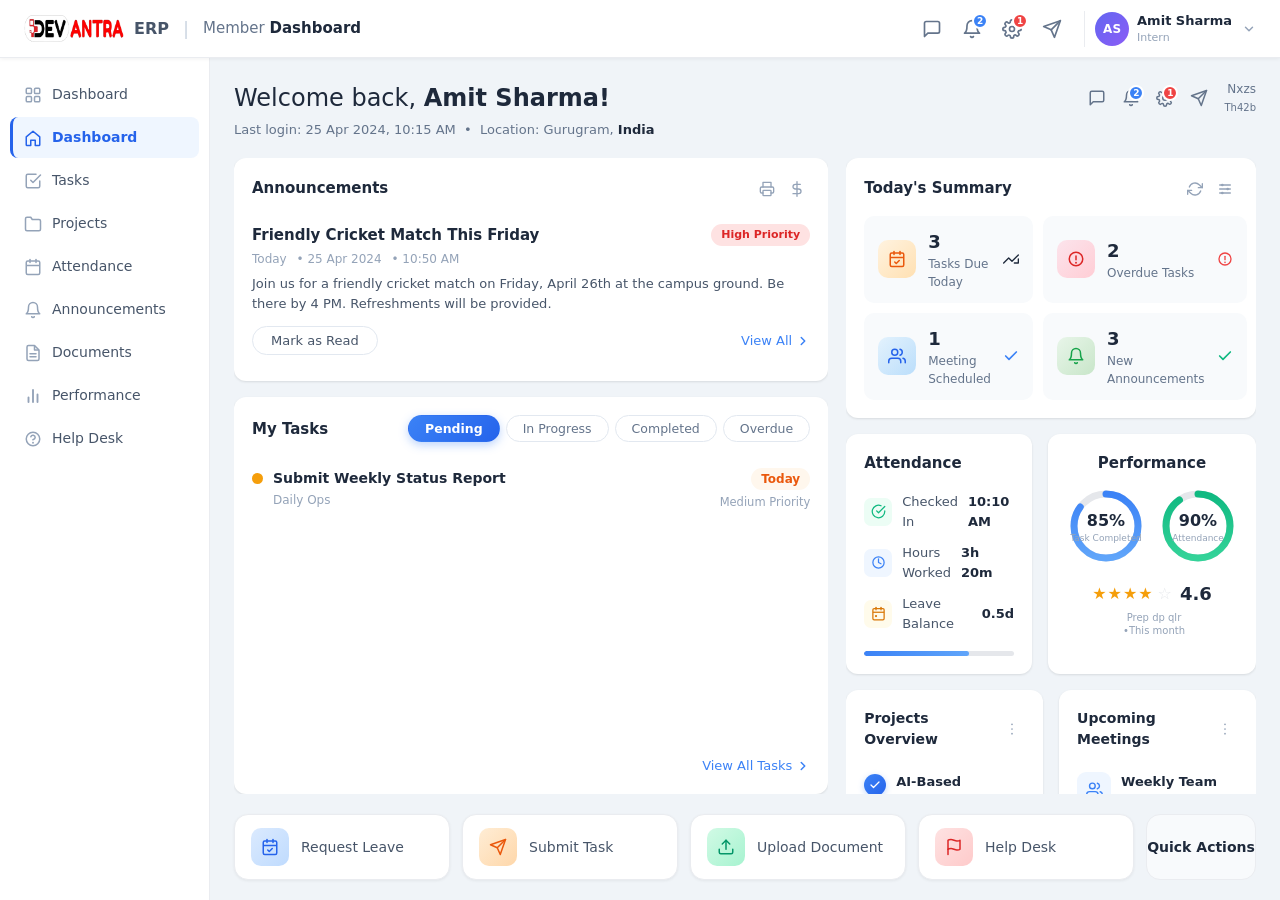
<file: index.html>
<!DOCTYPE html>
<html lang="en">
<head>
<meta charset="UTF-8">
<meta name="viewport" content="width=device-width, initial-scale=1.0">
<title>DevAntra ERP – Member Dashboard</title>
<link rel="stylesheet" href="style.css">
</head>
<body>

<!-- ═══ INLINE SVG SPRITE ═══ -->
<svg style="position:absolute;width:0;height:0" aria-hidden="true">
<defs>
  <symbol id="ic-layout" viewBox="0 0 24 24"><rect x="3" y="3" width="7" height="7" rx="1.5" fill="none" stroke="currentColor" stroke-width="2"/><rect x="14" y="3" width="7" height="7" rx="1.5" fill="none" stroke="currentColor" stroke-width="2"/><rect x="3" y="14" width="7" height="7" rx="1.5" fill="none" stroke="currentColor" stroke-width="2"/><rect x="14" y="14" width="7" height="7" rx="1.5" fill="none" stroke="currentColor" stroke-width="2"/></symbol>
  <symbol id="ic-home" viewBox="0 0 24 24"><path d="M3 10.5L12 3l9 7.5V21a1 1 0 0 1-1 1H15v-7H9v7H4a1 1 0 0 1-1-1V10.5z" fill="none" stroke="currentColor" stroke-width="2" stroke-linejoin="round"/></symbol>
  <symbol id="ic-tasks" viewBox="0 0 24 24"><path d="M9 11l3 3L22 4" fill="none" stroke="currentColor" stroke-width="2" stroke-linecap="round" stroke-linejoin="round"/><path d="M21 12v7a2 2 0 0 1-2 2H5a2 2 0 0 1-2-2V5a2 2 0 0 1 2-2h11" fill="none" stroke="currentColor" stroke-width="2" stroke-linecap="round"/></symbol>
  <symbol id="ic-folder" viewBox="0 0 24 24"><path d="M22 19a2 2 0 0 1-2 2H4a2 2 0 0 1-2-2V5a2 2 0 0 1 2-2h5l2 3h9a2 2 0 0 1 2 2z" fill="none" stroke="currentColor" stroke-width="2" stroke-linejoin="round"/></symbol>
  <symbol id="ic-calendar" viewBox="0 0 24 24"><rect x="3" y="4" width="18" height="18" rx="2" fill="none" stroke="currentColor" stroke-width="2"/><line x1="16" y1="2" x2="16" y2="6" stroke="currentColor" stroke-width="2" stroke-linecap="round"/><line x1="8" y1="2" x2="8" y2="6" stroke="currentColor" stroke-width="2" stroke-linecap="round"/><line x1="3" y1="10" x2="21" y2="10" stroke="currentColor" stroke-width="2"/></symbol>
  <symbol id="ic-bell" viewBox="0 0 24 24"><path d="M18 8A6 6 0 0 0 6 8c0 7-3 9-3 9h18s-3-2-3-9" fill="none" stroke="currentColor" stroke-width="2" stroke-linecap="round" stroke-linejoin="round"/><path d="M13.73 21a2 2 0 0 1-3.46 0" fill="none" stroke="currentColor" stroke-width="2" stroke-linecap="round"/></symbol>
  <symbol id="ic-file" viewBox="0 0 24 24"><path d="M14 2H6a2 2 0 0 0-2 2v16a2 2 0 0 0 2 2h12a2 2 0 0 0 2-2V8z" fill="none" stroke="currentColor" stroke-width="2" stroke-linejoin="round"/><polyline points="14 2 14 8 20 8" fill="none" stroke="currentColor" stroke-width="2" stroke-linejoin="round"/><line x1="16" y1="13" x2="8" y2="13" stroke="currentColor" stroke-width="2" stroke-linecap="round"/><line x1="16" y1="17" x2="8" y2="17" stroke="currentColor" stroke-width="2" stroke-linecap="round"/></symbol>
  <symbol id="ic-bar-chart" viewBox="0 0 24 24"><line x1="18" y1="20" x2="18" y2="10" stroke="currentColor" stroke-width="2.5" stroke-linecap="round"/><line x1="12" y1="20" x2="12" y2="4" stroke="currentColor" stroke-width="2.5" stroke-linecap="round"/><line x1="6" y1="20" x2="6" y2="14" stroke="currentColor" stroke-width="2.5" stroke-linecap="round"/></symbol>
  <symbol id="ic-help" viewBox="0 0 24 24"><circle cx="12" cy="12" r="9" fill="none" stroke="currentColor" stroke-width="2"/><path d="M9.09 9a3 3 0 0 1 5.83 1c0 2-3 3-3 3" fill="none" stroke="currentColor" stroke-width="2" stroke-linecap="round"/><line x1="12" y1="17" x2="12.01" y2="17" stroke="currentColor" stroke-width="2.5" stroke-linecap="round"/></symbol>
  <symbol id="ic-chat" viewBox="0 0 24 24"><path d="M21 15a2 2 0 0 1-2 2H7l-4 4V5a2 2 0 0 1 2-2h14a2 2 0 0 1 2 2z" fill="none" stroke="currentColor" stroke-width="2" stroke-linejoin="round"/></symbol>
  <symbol id="ic-send" viewBox="0 0 24 24"><line x1="22" y1="2" x2="11" y2="13" stroke="currentColor" stroke-width="2" stroke-linecap="round"/><polygon points="22 2 15 22 11 13 2 9 22 2" fill="none" stroke="currentColor" stroke-width="2" stroke-linejoin="round"/></symbol>
  <symbol id="ic-settings" viewBox="0 0 24 24"><circle cx="12" cy="12" r="3" fill="none" stroke="currentColor" stroke-width="2"/><path d="M19.4 15a1.65 1.65 0 0 0 .33 1.82l.06.06a2 2 0 0 1-2.83 2.83l-.06-.06a1.65 1.65 0 0 0-1.82-.33 1.65 1.65 0 0 0-1 1.51V21a2 2 0 0 1-4 0v-.09A1.65 1.65 0 0 0 9 19.4a1.65 1.65 0 0 0-1.82.33l-.06.06a2 2 0 0 1-2.83-2.83l.06-.06A1.65 1.65 0 0 0 4.68 15a1.65 1.65 0 0 0-1.51-1H3a2 2 0 0 1 0-4h.09A1.65 1.65 0 0 0 4.6 9a1.65 1.65 0 0 0-.33-1.82l-.06-.06a2 2 0 0 1 2.83-2.83l.06.06A1.65 1.65 0 0 0 9 4.68a1.65 1.65 0 0 0 1-1.51V3a2 2 0 0 1 4 0v.09a1.65 1.65 0 0 0 1 1.51 1.65 1.65 0 0 0 1.82-.33l.06-.06a2 2 0 0 1 2.83 2.83l-.06.06A1.65 1.65 0 0 0 19.4 9a1.65 1.65 0 0 0 1.51 1H21a2 2 0 0 1 0 4h-.09a1.65 1.65 0 0 0-1.51 1z" fill="none" stroke="currentColor" stroke-width="2" stroke-linecap="round" stroke-linejoin="round"/></symbol>
  <symbol id="ic-chevron-down" viewBox="0 0 24 24"><polyline points="6 9 12 15 18 9" fill="none" stroke="currentColor" stroke-width="2.5" stroke-linecap="round" stroke-linejoin="round"/></symbol>
  <symbol id="ic-chevron-right" viewBox="0 0 24 24"><polyline points="9 18 15 12 9 6" fill="none" stroke="currentColor" stroke-width="2.5" stroke-linecap="round" stroke-linejoin="round"/></symbol>
  <symbol id="ic-printer" viewBox="0 0 24 24"><polyline points="6 9 6 2 18 2 18 9" fill="none" stroke="currentColor" stroke-width="2" stroke-linecap="round" stroke-linejoin="round"/><path d="M6 18H4a2 2 0 0 1-2-2v-5a2 2 0 0 1 2-2h16a2 2 0 0 1 2 2v5a2 2 0 0 1-2 2h-2" fill="none" stroke="currentColor" stroke-width="2" stroke-linecap="round"/><rect x="6" y="14" width="12" height="8" rx="1" fill="none" stroke="currentColor" stroke-width="2"/></symbol>
  <symbol id="ic-dollar" viewBox="0 0 24 24"><line x1="12" y1="1" x2="12" y2="23" stroke="currentColor" stroke-width="2" stroke-linecap="round"/><path d="M17 5H9.5a3.5 3.5 0 0 0 0 7h5a3.5 3.5 0 0 1 0 7H6" fill="none" stroke="currentColor" stroke-width="2" stroke-linecap="round"/></symbol>
  <symbol id="ic-refresh" viewBox="0 0 24 24"><path d="M23 4v6h-6" fill="none" stroke="currentColor" stroke-width="2" stroke-linecap="round" stroke-linejoin="round"/><path d="M1 20v-6h6" fill="none" stroke="currentColor" stroke-width="2" stroke-linecap="round" stroke-linejoin="round"/><path d="M3.51 9a9 9 0 0 1 14.85-3.36L23 10M1 14l4.64 4.36A9 9 0 0 0 20.49 15" fill="none" stroke="currentColor" stroke-width="2" stroke-linecap="round"/></symbol>
  <symbol id="ic-sliders" viewBox="0 0 24 24"><line x1="4" y1="6" x2="20" y2="6" stroke="currentColor" stroke-width="2" stroke-linecap="round"/><line x1="4" y1="12" x2="20" y2="12" stroke="currentColor" stroke-width="2" stroke-linecap="round"/><line x1="4" y1="18" x2="20" y2="18" stroke="currentColor" stroke-width="2" stroke-linecap="round"/><circle cx="8" cy="6" r="2" fill="currentColor"/><circle cx="16" cy="12" r="2" fill="currentColor"/><circle cx="8" cy="18" r="2" fill="currentColor"/></symbol>
  <symbol id="ic-dots" viewBox="0 0 24 24"><circle cx="12" cy="5" r="1.3" fill="currentColor"/><circle cx="12" cy="12" r="1.3" fill="currentColor"/><circle cx="12" cy="19" r="1.3" fill="currentColor"/></symbol>
  <symbol id="ic-check-circle" viewBox="0 0 24 24"><path d="M22 11.08V12a10 10 0 1 1-5.93-9.14" fill="none" stroke="currentColor" stroke-width="2" stroke-linecap="round" stroke-linejoin="round"/><polyline points="22 4 12 14.01 9 11.01" fill="none" stroke="currentColor" stroke-width="2" stroke-linecap="round" stroke-linejoin="round"/></symbol>
  <symbol id="ic-clock" viewBox="0 0 24 24"><circle cx="12" cy="12" r="9" fill="none" stroke="currentColor" stroke-width="2"/><polyline points="12 6 12 12 16 14" fill="none" stroke="currentColor" stroke-width="2" stroke-linecap="round" stroke-linejoin="round"/></symbol>
  <symbol id="ic-cal-dot" viewBox="0 0 24 24"><rect x="3" y="4" width="18" height="18" rx="2" fill="none" stroke="currentColor" stroke-width="2"/><line x1="16" y1="2" x2="16" y2="6" stroke="currentColor" stroke-width="2" stroke-linecap="round"/><line x1="8" y1="2" x2="8" y2="6" stroke="currentColor" stroke-width="2" stroke-linecap="round"/><line x1="3" y1="10" x2="21" y2="10" stroke="currentColor" stroke-width="2"/><circle cx="8" cy="16" r="1.8" fill="currentColor"/></symbol>
  <symbol id="ic-users" viewBox="0 0 24 24"><path d="M17 21v-2a4 4 0 0 0-4-4H5a4 4 0 0 0-4 4v2" fill="none" stroke="currentColor" stroke-width="2" stroke-linecap="round" stroke-linejoin="round"/><circle cx="9" cy="7" r="4" fill="none" stroke="currentColor" stroke-width="2"/><path d="M23 21v-2a4 4 0 0 0-3-3.87" fill="none" stroke="currentColor" stroke-width="2" stroke-linecap="round"/><path d="M16 3.13a4 4 0 0 1 0 7.75" fill="none" stroke="currentColor" stroke-width="2" stroke-linecap="round"/></symbol>
  <symbol id="ic-video" viewBox="0 0 24 24"><polygon points="23 7 16 12 23 17 23 7" fill="none" stroke="currentColor" stroke-width="2" stroke-linejoin="round"/><rect x="1" y="5" width="15" height="14" rx="2" fill="none" stroke="currentColor" stroke-width="2"/></symbol>
  <symbol id="ic-cal-leave" viewBox="0 0 24 24"><rect x="3" y="4" width="18" height="18" rx="2" fill="none" stroke="currentColor" stroke-width="2"/><line x1="16" y1="2" x2="16" y2="6" stroke="currentColor" stroke-width="2" stroke-linecap="round"/><line x1="8" y1="2" x2="8" y2="6" stroke="currentColor" stroke-width="2" stroke-linecap="round"/><line x1="3" y1="10" x2="21" y2="10" stroke="currentColor" stroke-width="2"/><polyline points="9 16 11 18 15 14" fill="none" stroke="currentColor" stroke-width="2" stroke-linecap="round" stroke-linejoin="round"/></symbol>
  <symbol id="ic-submit" viewBox="0 0 24 24"><path d="M22 2L11 13" fill="none" stroke="currentColor" stroke-width="2" stroke-linecap="round"/><path d="M22 2l-7 20-4-9-9-4 20-7z" fill="none" stroke="currentColor" stroke-width="2" stroke-linecap="round" stroke-linejoin="round"/></symbol>
  <symbol id="ic-upload" viewBox="0 0 24 24"><path d="M21 15v4a2 2 0 0 1-2 2H5a2 2 0 0 1-2-2v-4" fill="none" stroke="currentColor" stroke-width="2" stroke-linecap="round" stroke-linejoin="round"/><polyline points="17 8 12 3 7 8" fill="none" stroke="currentColor" stroke-width="2" stroke-linecap="round" stroke-linejoin="round"/><line x1="12" y1="3" x2="12" y2="15" stroke="currentColor" stroke-width="2" stroke-linecap="round"/></symbol>
  <symbol id="ic-headset" viewBox="0 0 24 24"><path d="M4 15s1-1 4-1 5 2 8 2 4-1 4-1V3s-1 1-4 1-5-2-8-2-4 1-4 1z" fill="none" stroke="currentColor" stroke-width="2" stroke-linecap="round" stroke-linejoin="round"/><line x1="4" y1="22" x2="4" y2="15" stroke="currentColor" stroke-width="2" stroke-linecap="round"/></symbol>
  <symbol id="ic-folder-plus" viewBox="0 0 24 24"><path d="M22 19a2 2 0 0 1-2 2H4a2 2 0 0 1-2-2V5a2 2 0 0 1 2-2h5l2 3h9a2 2 0 0 1 2 2z" fill="none" stroke="currentColor" stroke-width="2" stroke-linejoin="round"/><line x1="12" y1="11" x2="12" y2="17" stroke="currentColor" stroke-width="2" stroke-linecap="round"/><line x1="9" y1="14" x2="15" y2="14" stroke="currentColor" stroke-width="2" stroke-linecap="round"/></symbol>
  <symbol id="ic-check" viewBox="0 0 24 24"><polyline points="20 6 9 17 4 12" fill="none" stroke="currentColor" stroke-width="2.5" stroke-linecap="round" stroke-linejoin="round"/></symbol>
  <symbol id="ic-x" viewBox="0 0 24 24"><line x1="18" y1="6" x2="6" y2="18" stroke="currentColor" stroke-width="2.5" stroke-linecap="round"/><line x1="6" y1="6" x2="18" y2="18" stroke="currentColor" stroke-width="2.5" stroke-linecap="round"/></symbol>
  <symbol id="ic-info" viewBox="0 0 24 24"><circle cx="12" cy="12" r="9" fill="none" stroke="currentColor" stroke-width="2"/><line x1="12" y1="16" x2="12" y2="12" stroke="currentColor" stroke-width="2" stroke-linecap="round"/><line x1="12" y1="8" x2="12.01" y2="8" stroke="currentColor" stroke-width="2.5" stroke-linecap="round"/></symbol>
  <symbol id="ic-trending-down" viewBox="0 0 24 24"><polyline points="23 6 13.5 15.5 8.5 10.5 1 18" fill="none" stroke="currentColor" stroke-width="2" stroke-linecap="round" stroke-linejoin="round"/><polyline points="17 18 23 18 23 12" fill="none" stroke="currentColor" stroke-width="2" stroke-linecap="round" stroke-linejoin="round"/></symbol>
  <symbol id="ic-alert" viewBox="0 0 24 24"><circle cx="12" cy="12" r="9" fill="none" stroke="currentColor" stroke-width="2"/><line x1="12" y1="8" x2="12" y2="13" stroke="currentColor" stroke-width="2" stroke-linecap="round"/><line x1="12" y1="17" x2="12.01" y2="17" stroke="currentColor" stroke-width="2.5" stroke-linecap="round"/></symbol>
  <symbol id="ic-play" viewBox="0 0 24 24"><polygon points="5 3 19 12 5 21 5 3" fill="none" stroke="currentColor" stroke-width="2" stroke-linejoin="round"/></symbol>
  <symbol id="ic-clock-ext" viewBox="0 0 24 24"><circle cx="12" cy="12" r="9" fill="none" stroke="currentColor" stroke-width="2"/><polyline points="12 6 12 12 16 14" fill="none" stroke="currentColor" stroke-width="2" stroke-linecap="round" stroke-linejoin="round"/></symbol>
  <symbol id="ic-paperclip" viewBox="0 0 24 24"><path d="M21.44 11.05l-9.19 9.19a4.5 4.5 0 0 1-6.36-6.36l9.19-9.19a3 3 0 0 1 4.24 4.24l-9.2 9.19a1.5 1.5 0 0 1-2.12-2.12l8.49-8.48" fill="none" stroke="currentColor" stroke-width="2" stroke-linecap="round"/></symbol>
  <symbol id="ic-note" viewBox="0 0 24 24"><path d="M14 2H6a2 2 0 0 0-2 2v16a2 2 0 0 0 2 2h12a2 2 0 0 0 2-2V8z" fill="none" stroke="currentColor" stroke-width="2" stroke-linejoin="round"/><polyline points="14 2 14 8 20 8" fill="none" stroke="currentColor" stroke-width="2" stroke-linejoin="round"/></symbol>
</defs>
</svg>

<!-- ─── TOP BAR ─── -->
<header class="topbar">
  <div class="topbar-left">
    <div class="logo-wrap">
      <img src="./Black_bg_devantra_logo.png" alt="DevAntra">
    </div>
    <span class="logo-erp">ERP</span>
    <span class="topbar-divider">|</span>
    <span class="topbar-title">Member <strong>Dashboard</strong></span>
  </div>
  <div class="topbar-right">
    <button class="topbar-icon-btn hamburger-btn" id="hamburgerBtn" onclick="toggleSidebar()" aria-label="Menu"><svg class="ib" width="22" height="22" viewBox="0 0 24 24"><line x1="3" y1="6" x2="21" y2="6" stroke="currentColor" stroke-width="2.2" stroke-linecap="round"/><line x1="3" y1="12" x2="21" y2="12" stroke="currentColor" stroke-width="2.2" stroke-linecap="round"/><line x1="3" y1="18" x2="21" y2="18" stroke="currentColor" stroke-width="2.2" stroke-linecap="round"/></svg></button>
    <button class="topbar-icon-btn"><svg class="ib" width="20" height="20"><use href="#ic-chat"/></svg></button>
    <button class="topbar-icon-btn notif-btn"><svg class="ib" width="20" height="20"><use href="#ic-bell"/></svg><span class="notif-badge">2</span></button>
    <button class="topbar-icon-btn notif-btn"><svg class="ib" width="20" height="20"><use href="#ic-settings"/></svg><span class="notif-badge alert">1</span></button>
    <button class="topbar-icon-btn"><svg class="ib" width="20" height="20"><use href="#ic-send"/></svg></button>
    <div class="user-profile">
      <div class="avatar">AS</div>
      <div class="user-info"><span class="user-name">Amit Sharma</span><span class="user-role">Intern</span></div>
      <svg class="ib chevron-ico" width="14" height="14"><use href="#ic-chevron-down"/></svg>
    </div>
  </div>
</header>

<div class="layout">
  <!-- Mobile sidebar backdrop -->
  <div class="sidebar-backdrop" id="sidebarBackdrop" onclick="closeSidebar()"></div>

  <!-- SIDEBAR -->
  <aside class="sidebar" id="mainSidebar">
    <div class="sidebar-mobile-header">
      <span class="sidebar-mobile-title">Menu</span>
      <button class="sidebar-close-btn" onclick="closeSidebar()"><svg class="ib" width="18" height="18"><use href="#ic-x"/></svg></button>
    </div>
    <nav class="sidebar-nav">
      <a class="nav-item" data-page="d0"><svg class="ib nav-svg" width="18" height="18"><use href="#ic-layout"/></svg>Dashboard</a>
      <a class="nav-item active" data-page="d1"><svg class="ib nav-svg" width="18" height="18"><use href="#ic-home"/></svg>Dashboard</a>
      <a class="nav-item" data-page="tasks" onclick="openTasksModal()"><svg class="ib nav-svg" width="18" height="18"><use href="#ic-tasks"/></svg>Tasks</a>
      <a class="nav-item" data-page="projects"><svg class="ib nav-svg" width="18" height="18"><use href="#ic-folder"/></svg>Projects</a>
      <a class="nav-item" data-page="attendance"><svg class="ib nav-svg" width="18" height="18"><use href="#ic-calendar"/></svg>Attendance</a>
      <a class="nav-item" data-page="announce"><svg class="ib nav-svg" width="18" height="18"><use href="#ic-bell"/></svg>Announcements</a>
      <a class="nav-item" data-page="docs"><svg class="ib nav-svg" width="18" height="18"><use href="#ic-file"/></svg>Documents</a>
      <a class="nav-item" data-page="perf"><svg class="ib nav-svg" width="18" height="18"><use href="#ic-bar-chart"/></svg>Performance</a>
      <a class="nav-item" data-page="help"><svg class="ib nav-svg" width="18" height="18"><use href="#ic-help"/></svg>Help Desk</a>
    </nav>
  </aside>

  <!-- MAIN -->
  <main class="main-content">
    <!-- Welcome -->
    <div class="welcome-header">
      <div class="welcome-left">
        <h1 class="welcome-title">Welcome back, <strong>Amit Sharma!</strong></h1>
        <p class="welcome-sub">Last login: 25 Apr 2024, 10:15 AM &nbsp;•&nbsp; Location: Gurugram, <strong>India</strong></p>
      </div>
      <div class="welcome-icons">
        <button class="wi-btn"><svg class="ib" width="18" height="18"><use href="#ic-chat"/></svg></button>
        <button class="wi-btn notif-btn"><svg class="ib" width="18" height="18"><use href="#ic-bell"/></svg><span class="notif-badge">2</span></button>
        <button class="wi-btn notif-btn"><svg class="ib" width="18" height="18"><use href="#ic-settings"/></svg><span class="notif-badge alert">1</span></button>
        <button class="wi-btn"><svg class="ib" width="18" height="18"><use href="#ic-send"/></svg></button>
        <span class="wi-label">Nxzs<br><small>Th42b</small></span>
      </div>
    </div>

    <!-- Grid -->
    <div class="dashboard-grid">
      <!-- LEFT -->
      <div class="col-left">
        <!-- Announcements -->
        <div class="card card-announcements">
          <div class="card-header">
            <h3>Announcements</h3>
            <div class="card-header-actions">
              <button class="icon-btn"><svg class="ib" width="16" height="16"><use href="#ic-printer"/></svg></button>
              <button class="icon-btn"><svg class="ib" width="16" height="16"><use href="#ic-dollar"/></svg></button>
            </div>
          </div>
          <div id="announcementArea"></div>
        </div>
        <!-- My Tasks -->
        <div class="card card-tasks">
          <div class="tasks-header">
            <h3>My Tasks</h3>
            <div class="task-filters" id="taskFilters">
              <button class="tf active" data-filter="Pending">Pending</button>
              <button class="tf" data-filter="In Progress">In Progress</button>
              <button class="tf" data-filter="Completed">Completed</button>
              <button class="tf" data-filter="Overdue">Overdue</button>
            </div>
          </div>
          <div class="tasks-list" id="tasksList"></div>
          <div class="tasks-footer"><a class="view-all-link" onclick="openTasksModal()">View All Tasks <svg class="ib" width="14" height="14"><use href="#ic-chevron-right"/></svg></a></div>
        </div>
      </div>

      <!-- RIGHT -->
      <div class="col-right">
        <!-- Summary -->
        <div class="card card-summary">
          <div class="card-header">
            <h3>Today's Summary</h3>
            <div class="card-header-actions">
              <button class="icon-btn"><svg class="ib" width="16" height="16"><use href="#ic-refresh"/></svg></button>
              <button class="icon-btn"><svg class="ib" width="16" height="16"><use href="#ic-sliders"/></svg></button>
            </div>
          </div>
          <div class="summary-grid" id="summaryGrid"></div>
        </div>
        <!-- Attendance + Performance -->
        <div class="mid-row">
          <div class="card card-attendance">
            <h4>Attendance</h4>
            <div class="att-row"><div class="att-icon-wrap att-green"><svg class="ib" width="15" height="15"><use href="#ic-check-circle"/></svg></div><span class="att-label">Checked In</span><span class="att-value">10:10 AM</span></div>
            <div class="att-row"><div class="att-icon-wrap att-blue"><svg class="ib" width="15" height="15"><use href="#ic-clock"/></svg></div><span class="att-label">Hours Worked</span><span class="att-value">3h 20m</span></div>
            <div class="att-row"><div class="att-icon-wrap att-amber"><svg class="ib" width="15" height="15"><use href="#ic-cal-dot"/></svg></div><span class="att-label">Leave Balance</span><span class="att-value">0.5d</span></div>
            <div class="att-progress-bar"><div class="att-progress-fill" style="width:70%"></div></div>
          </div>
          <div class="card card-performance">
            <h4>Performance</h4>
            <div class="perf-circles">
              <div class="perf-circle">
                <svg viewBox="0 0 80 80"><defs><linearGradient id="gB"><stop offset="0%" stop-color="#60a5fa"/><stop offset="100%" stop-color="#3b82f6"/></linearGradient></defs><circle cx="40" cy="40" r="32" fill="none" stroke="#e5e7eb" stroke-width="7"/><circle cx="40" cy="40" r="32" fill="none" stroke="url(#gB)" stroke-width="7" stroke-dasharray="201.06" stroke-dashoffset="30.16" stroke-linecap="round" transform="rotate(-90 40 40)"/></svg>
                <div class="perf-inner"><span class="perf-pct">85%</span><span class="perf-label">Task Completed</span></div>
              </div>
              <div class="perf-circle">
                <svg viewBox="0 0 80 80"><defs><linearGradient id="gG"><stop offset="0%" stop-color="#34d399"/><stop offset="100%" stop-color="#10b981"/></linearGradient></defs><circle cx="40" cy="40" r="32" fill="none" stroke="#e5e7eb" stroke-width="7"/><circle cx="40" cy="40" r="32" fill="none" stroke="url(#gG)" stroke-width="7" stroke-dasharray="201.06" stroke-dashoffset="20.11" stroke-linecap="round" transform="rotate(-90 40 40)"/></svg>
                <div class="perf-inner"><span class="perf-pct">90%</span><span class="perf-label">Attendance</span></div>
              </div>
            </div>
            <div class="perf-stars"><span class="stars">★★★★</span><span class="star-half">☆</span><span class="perf-score">4.6</span><span class="perf-note">Prep dp qlr<br>•This month</span></div>
          </div>
        </div>
        <!-- Projects + Meetings -->
        <div class="bot-row">
          <div class="card card-projects">
            <div class="card-header"><h4>Projects Overview</h4><button class="icon-btn"><svg class="ib" width="16" height="16"><use href="#ic-dots"/></svg></button></div>
            <div id="projectsList"></div>
            <a class="view-all-link">View Details <svg class="ib" width="14" height="14"><use href="#ic-chevron-right"/></svg></a>
          </div>
          <div class="card card-meetings">
            <div class="card-header"><h4>Upcoming Meetings</h4><button class="icon-btn"><svg class="ib" width="16" height="16"><use href="#ic-dots"/></svg></button></div>
            <div id="meetingsList"></div>
            <a class="view-all-link">View Calendar <svg class="ib" width="14" height="14"><use href="#ic-chevron-right"/></svg></a>
          </div>
        </div>
      </div>
    </div>

    <!-- Quick Actions -->
    <div class="quick-actions-bar">
      <button class="qa-btn qa-blue" onclick="openLeaveModal()"><span class="qa-icon"><svg class="ib" width="18" height="18"><use href="#ic-cal-leave"/></svg></span>Request Leave</button>
      <button class="qa-btn qa-orange" onclick="openSubmitTaskModal()"><span class="qa-icon"><svg class="ib" width="18" height="18"><use href="#ic-submit"/></svg></span>Submit Task</button>
      <button class="qa-btn qa-green" onclick="openUploadModal()"><span class="qa-icon"><svg class="ib" width="18" height="18"><use href="#ic-upload"/></svg></span>Upload Document</button>
      <button class="qa-btn qa-red" onclick="openHelpDeskModal()"><span class="qa-icon"><svg class="ib" width="18" height="18"><use href="#ic-headset"/></svg></span>Help Desk</button>
      <div class="qa-section-label">Quick Actions</div>
    </div>
  </main>
</div>

<!-- MODALS -->
<div class="modal-overlay" id="taskDetailModal"><div class="modal modal-lg"><div class="modal-header"><h2 id="modalTaskTitle"></h2><button class="modal-close" onclick="closeModal('taskDetailModal')"><svg class="ib" width="18" height="18"><use href="#ic-x"/></svg></button></div><div class="modal-body" id="modalTaskBody"></div></div></div>
<div class="modal-overlay" id="allTasksModal"><div class="modal modal-lg"><div class="modal-header"><h2>All Tasks</h2><button class="modal-close" onclick="closeModal('allTasksModal')"><svg class="ib" width="18" height="18"><use href="#ic-x"/></svg></button></div><div class="modal-body"><div class="modal-filters" id="modalFilters"><button class="tf active" data-mfilter="All">All</button><button class="tf" data-mfilter="Pending">Pending</button><button class="tf" data-mfilter="In Progress">In Progress</button><button class="tf" data-mfilter="Under Review">Under Review</button><button class="tf" data-mfilter="Completed">Completed</button><button class="tf" data-mfilter="Overdue">Overdue</button></div><div id="allTasksList" class="tasks-list"></div></div></div></div>
<div class="modal-overlay" id="submitTaskModal"><div class="modal"><div class="modal-header"><h2>Submit Task</h2><button class="modal-close" onclick="closeModal('submitTaskModal')"><svg class="ib" width="18" height="18"><use href="#ic-x"/></svg></button></div><div class="modal-body"><label>Task Title</label><input type="text" id="stTitle" placeholder="e.g. Prepare Project Presentation"><label>Project</label><select id="stProject"><option value="AI-Based Attendance System">AI-Based Attendance System</option><option value="Employee Portal Redesign">Employee Portal Redesign</option><option value="Daily Ops">Daily Ops</option></select><label>Category</label><select id="stCategory"><option>Development</option><option>Documentation</option><option>Research</option><option>Testing</option><option>Presentation</option><option>Daily Report</option></select><label>Priority</label><select id="stPriority"><option value="high">High</option><option value="medium" selected>Medium</option><option value="low">Low</option></select><label>Due Date</label><input type="date" id="stDue"><label>Description</label><textarea id="stDesc" rows="3" placeholder="Clear instructions…"></textarea><label>Assigned To</label><input type="text" id="stAssigned" placeholder="Member name"><button class="btn-primary" onclick="submitNewTask()">Create &amp; Assign Task</button></div></div></div>
<div class="modal-overlay" id="leaveModal"><div class="modal"><div class="modal-header"><h2>Request Leave</h2><button class="modal-close" onclick="closeModal('leaveModal')"><svg class="ib" width="18" height="18"><use href="#ic-x"/></svg></button></div><div class="modal-body"><label>Leave Type</label><select><option>Casual Leave</option><option>Sick Leave</option><option>Annual Leave</option></select><label>From Date</label><input type="date"><label>To Date</label><input type="date"><label>Reason</label><textarea rows="3" placeholder="Please provide reason…"></textarea><button class="btn-primary" onclick="closeModal('leaveModal');showToast('Leave request submitted','success')">Submit Request</button></div></div></div>
<div class="modal-overlay" id="uploadModal"><div class="modal"><div class="modal-header"><h2>Upload Document</h2><button class="modal-close" onclick="closeModal('uploadModal')"><svg class="ib" width="18" height="18"><use href="#ic-x"/></svg></button></div><div class="modal-body"><label>Document Type</label><select><option>Report</option><option>Code File</option><option>Screenshot</option><option>Other</option></select><label>Related Task</label><select id="uploadTask"></select><label>File</label><div class="file-drop" onclick="document.getElementById('fileInput').click()"><svg class="ib file-drop-icon" width="36" height="36"><use href="#ic-folder-plus"/></svg><span>Click or drag file here</span><input type="file" id="fileInput" style="display:none"></div><label>Notes</label><textarea rows="2" placeholder="Optional notes…"></textarea><button class="btn-primary" onclick="closeModal('uploadModal');showToast('Document uploaded','success')">Upload</button></div></div></div>
<div class="modal-overlay" id="helpDeskModal"><div class="modal"><div class="modal-header"><h2>Help Desk</h2><button class="modal-close" onclick="closeModal('helpDeskModal')"><svg class="ib" width="18" height="18"><use href="#ic-x"/></svg></button></div><div class="modal-body"><label>Issue Type</label><select><option>Technical Issue</option><option>Access Problem</option><option>Feature Request</option><option>Other</option></select><label>Subject</label><input type="text" placeholder="Brief subject…"><label>Description</label><textarea rows="4" placeholder="Describe the issue…"></textarea><label>Priority</label><select><option>Low</option><option>Medium</option><option>High</option></select><button class="btn-primary" onclick="closeModal('helpDeskModal');showToast('Ticket created','success')">Raise Ticket</button></div></div></div>
<div class="modal-overlay" id="extensionModal"><div class="modal"><div class="modal-header"><h2>Request Deadline Extension</h2><button class="modal-close" onclick="closeModal('extensionModal')"><svg class="ib" width="18" height="18"><use href="#ic-x"/></svg></button></div><div class="modal-body"><label>Task</label><input type="text" id="extTaskTitle" readonly><label>Current Deadline</label><input type="text" id="extCurrentDeadline" readonly><label>New Requested Deadline</label><input type="date" id="extNewDate"><label>Reason (Mandatory)</label><textarea id="extReason" rows="3" placeholder="Explain why…"></textarea><button class="btn-primary" onclick="submitExtension()">Submit Extension Request</button></div></div></div>
<div class="modal-overlay" id="commentModal"><div class="modal"><div class="modal-header"><h2>Add Progress Note</h2><button class="modal-close" onclick="closeModal('commentModal')"><svg class="ib" width="18" height="18"><use href="#ic-x"/></svg></button></div><div class="modal-body"><label>Task</label><input type="text" id="cmtTaskTitle" readonly><label>Progress Note</label><textarea id="cmtNote" rows="4" placeholder="What have you accomplished?"></textarea><label>Upload File (optional)</label><div class="file-drop" onclick="document.getElementById('cmtFile').click()"><svg class="ib file-drop-icon" width="36" height="36"><use href="#ic-folder-plus"/></svg><span>Click or drag file here</span><input type="file" id="cmtFile" style="display:none"></div><button class="btn-primary" onclick="submitComment()">Save Note</button></div></div></div>

<div class="toast-container" id="toastContainer"></div>
<script src="script.js"></script>
</body>
</html>
</file>
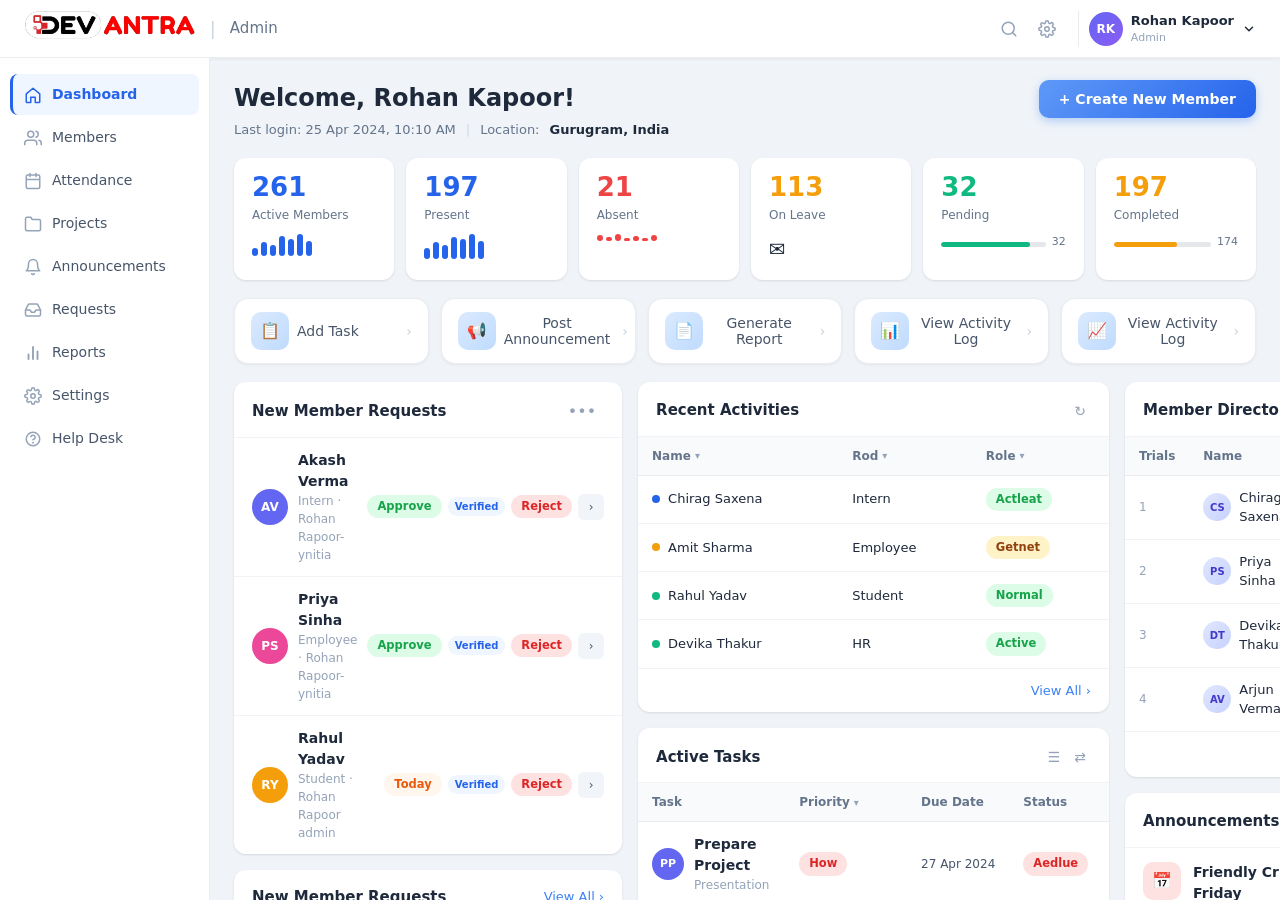
<file: AdminDashboard/index.html>
<!DOCTYPE html>
<html lang="en">
<head>
  <meta charset="UTF-8" />
  <meta name="viewport" content="width=device-width, initial-scale=1.0"/>
  <title>DevAntra ERP Dashboard</title>
  <link rel="stylesheet" href="styles.css"/>
</head>
<body>

  <!-- ═══ INLINE SVG SPRITE ═══ -->
  <svg style="position:absolute;width:0;height:0" aria-hidden="true">
  <defs>
    <symbol id="ic-home" viewBox="0 0 24 24"><path d="M3 10.5L12 3l9 7.5V21a1 1 0 0 1-1 1H15v-7H9v7H4a1 1 0 0 1-1-1V10.5z" fill="none" stroke="currentColor" stroke-width="2" stroke-linejoin="round"/></symbol>
    <symbol id="ic-users" viewBox="0 0 24 24"><path d="M17 21v-2a4 4 0 0 0-4-4H5a4 4 0 0 0-4 4v2" fill="none" stroke="currentColor" stroke-width="2" stroke-linecap="round" stroke-linejoin="round"/><circle cx="9" cy="7" r="4" fill="none" stroke="currentColor" stroke-width="2"/><path d="M23 21v-2a4 4 0 0 0-3-3.87" fill="none" stroke="currentColor" stroke-width="2" stroke-linecap="round"/><path d="M16 3.13a4 4 0 0 1 0 7.75" fill="none" stroke="currentColor" stroke-width="2" stroke-linecap="round"/></symbol>
    <symbol id="ic-calendar" viewBox="0 0 24 24"><rect x="3" y="4" width="18" height="18" rx="2" fill="none" stroke="currentColor" stroke-width="2"/><line x1="16" y1="2" x2="16" y2="6" stroke="currentColor" stroke-width="2" stroke-linecap="round"/><line x1="8" y1="2" x2="8" y2="6" stroke="currentColor" stroke-width="2" stroke-linecap="round"/><line x1="3" y1="10" x2="21" y2="10" stroke="currentColor" stroke-width="2"/></symbol>
    <symbol id="ic-folder" viewBox="0 0 24 24"><path d="M22 19a2 2 0 0 1-2 2H4a2 2 0 0 1-2-2V5a2 2 0 0 1 2-2h5l2 3h9a2 2 0 0 1 2 2z" fill="none" stroke="currentColor" stroke-width="2" stroke-linejoin="round"/></symbol>
    <symbol id="ic-bell" viewBox="0 0 24 24"><path d="M18 8A6 6 0 0 0 6 8c0 7-3 9-3 9h18s-3-2-3-9" fill="none" stroke="currentColor" stroke-width="2" stroke-linecap="round" stroke-linejoin="round"/><path d="M13.73 21a2 2 0 0 1-3.46 0" fill="none" stroke="currentColor" stroke-width="2" stroke-linecap="round"/></symbol>
    <symbol id="ic-inbox" viewBox="0 0 24 24"><polyline points="22 12 16 12 14 15 10 15 8 12 2 12" fill="none" stroke="currentColor" stroke-width="2" stroke-linecap="round" stroke-linejoin="round"/><path d="M5.45 5.11L2 12v6a2 2 0 0 0 2 2h16a2 2 0 0 0 2-2v-6l-3.45-6.89A2 2 0 0 0 16.76 4H7.24a2 2 0 0 0-1.79 1.11z" fill="none" stroke="currentColor" stroke-width="2" stroke-linejoin="round"/></symbol>
    <symbol id="ic-bar-chart" viewBox="0 0 24 24"><line x1="18" y1="20" x2="18" y2="10" stroke="currentColor" stroke-width="2.5" stroke-linecap="round"/><line x1="12" y1="20" x2="12" y2="4" stroke="currentColor" stroke-width="2.5" stroke-linecap="round"/><line x1="6" y1="20" x2="6" y2="14" stroke="currentColor" stroke-width="2.5" stroke-linecap="round"/></symbol>
    <symbol id="ic-settings" viewBox="0 0 24 24"><circle cx="12" cy="12" r="3" fill="none" stroke="currentColor" stroke-width="2"/><path d="M19.4 15a1.65 1.65 0 0 0 .33 1.82l.06.06a2 2 0 0 1-2.83 2.83l-.06-.06a1.65 1.65 0 0 0-1.82-.33 1.65 1.65 0 0 0-1 1.51V21a2 2 0 0 1-4 0v-.09A1.65 1.65 0 0 0 9 19.4a1.65 1.65 0 0 0-1.82.33l-.06.06a2 2 0 0 1-2.83-2.83l.06-.06A1.65 1.65 0 0 0 4.68 15a1.65 1.65 0 0 0-1.51-1H3a2 2 0 0 1 0-4h.09A1.65 1.65 0 0 0 4.6 9a1.65 1.65 0 0 0-.33-1.82l-.06-.06a2 2 0 0 1 2.83-2.83l.06.06A1.65 1.65 0 0 0 9 4.68a1.65 1.65 0 0 0 1-1.51V3a2 2 0 0 1 4 0v.09a1.65 1.65 0 0 0 1 1.51 1.65 1.65 0 0 0 1.82-.33l.06-.06a2 2 0 0 1 2.83 2.83l-.06.06A1.65 1.65 0 0 0 19.4 9a1.65 1.65 0 0 0 1.51 1H21a2 2 0 0 1 0 4h-.09a1.65 1.65 0 0 0-1.51 1z" fill="none" stroke="currentColor" stroke-width="2" stroke-linecap="round" stroke-linejoin="round"/></symbol>
    <symbol id="ic-help" viewBox="0 0 24 24"><circle cx="12" cy="12" r="9" fill="none" stroke="currentColor" stroke-width="2"/><path d="M9.09 9a3 3 0 0 1 5.83 1c0 2-3 3-3 3" fill="none" stroke="currentColor" stroke-width="2" stroke-linecap="round"/><line x1="12" y1="17" x2="12.01" y2="17" stroke="currentColor" stroke-width="2.5" stroke-linecap="round"/></symbol>
    <symbol id="ic-search" viewBox="0 0 24 24"><circle cx="11" cy="11" r="8" fill="none" stroke="currentColor" stroke-width="2"/><line x1="21" y1="21" x2="16.65" y2="16.65" stroke="currentColor" stroke-width="2" stroke-linecap="round"/></symbol>
    <symbol id="ic-chevron-down" viewBox="0 0 24 24"><polyline points="6 9 12 15 18 9" fill="none" stroke="currentColor" stroke-width="2.5" stroke-linecap="round" stroke-linejoin="round"/></symbol>
  </defs>
  </svg>

  <!-- Overlay for mobile sidebar -->
  <div class="sidebar-overlay" id="sidebarOverlay"></div>

  <!-- Main Wrapper (flex container for sidebar + content) -->
  <div class="main-wrapper" id="mainWrapper">

  <!-- Sidebar -->
  <aside class="sidebar" id="sidebar">
    <nav class="sidebar-nav" id="sidebarNav"></nav>
  </aside>

    <!-- Top Header -->
    <header class="top-header">
      <div class="header-brand">
        <button class="hamburger" id="hamburger">&#9776;</button>
        <div class="logo-brand header-logo">
         <img src="Black_bg_devantra_logo.png" alt="DevAntra" class="devantralogo">
        </div>
        <span class="header-sep">|</span>
        <span class="header-admin">Admin</span>
      </div>
      <div class="header-right">
        <button class="icon-btn" aria-label="Search">
          <svg class="ib" width="18" height="18"><use href="#ic-search"/></svg>
        </button>
        <button class="icon-btn" aria-label="Settings">
          <svg class="ib" width="18" height="18"><use href="#ic-settings"/></svg>
        </button>
        <div class="header-profile">
          <div class="avatar">RK</div>
          <div class="profile-info">
            <span class="profile-name">Rohan Kapoor</span>
            <span class="profile-role">Admin</span>
          </div>
          <svg class="ib" width="14" height="14"><use href="#ic-chevron-down"/></svg>
        </div>
      </div>
    </header>

    <!-- Page Content -->
    <main class="page-content">

      <!-- Welcome Bar -->
      <div class="welcome-bar">
        <div class="welcome-left">
          <h1 class="welcome-title" id="welcomeTitle"></h1>
          <p class="welcome-sub" id="welcomeSub"></p>
        </div>
        <button class="btn-primary" id="createMemberBtn"></button>
      </div>

      <!-- Stats Row -->
      <div class="stats-row" id="statsRow"></div>

      <!-- Action Buttons -->
      <div class="action-buttons" id="actionButtons"></div>

      <!-- Content Grid -->
      <div class="content-grid">

        <!-- Left Column -->
        <div class="col col-left">
          <div class="card">
            <div class="card-header">
              <span class="card-title">New Member Requests</span>
              <button class="dots-btn">•••</button>
            </div>
            <div id="newMemberRequestsList"></div>
          </div>

          <div class="card">
            <div class="card-header">
              <span class="card-title">New Member Requests</span>
              <a href="#" class="card-link">View All &rsaquo;</a>
            </div>
            <div id="requestSummaryList"></div>
          </div>

          <div class="card">
            <div class="card-header">
              <span class="card-title">Pending Requests</span>
              <a href="#" class="card-link">View All Requests &rsaquo;</a>
            </div>
            <div id="pendingRequestsList"></div>
          </div>
        </div>

        <!-- Middle Column -->
        <div class="col col-mid">
          <div class="card">
            <div class="card-header">
              <span class="card-title">Recent Activities</span>
              <button class="icon-btn-sm">&#x21bb;</button>
            </div>
            <div id="recentActivitiesContent"></div>
          </div>

          <div class="card">
            <div class="card-header">
              <span class="card-title">Active Tasks</span>
              <div class="hdr-actions">
                <button class="icon-btn-sm">&#9776;</button>
                <button class="icon-btn-sm">&#x21c4;</button>
              </div>
            </div>
            <div id="activeTasksContent"></div>
          </div>
        </div>

        <!-- Right Column -->
        <div class="col col-right">
          <div class="card">
            <div class="card-header">
              <span class="card-title">Member Directory Summary</span>
              <button class="icon-btn-sm">&#x2261;</button>
            </div>
            <div id="memberDirectoryContent"></div>
          </div>

          <div class="card">
            <div class="card-header">
              <span class="card-title">Announcements</span>
              <div class="hdr-actions">
                <button class="icon-btn-sm">&#9733;</button>
                <button class="icon-btn-sm">&#x2261;</button>
              </div>
            </div>
            <div id="announcementsContent"></div>
            <div class="card-footer">
              <a href="#" class="card-link">View All &rsaquo;</a>
            </div>
          </div>
        </div>

      </div><!-- /content-grid -->
    </main>

  <!-- ═══ MODALS ═══ -->

  <!-- Create New Member Modal -->
  <div class="modal-overlay" id="createMemberModal">
    <div class="modal-content">
      <div class="modal-header">
        <h2>Create New Member</h2>
        <button class="close-modal" onclick="closeModal('createMemberModal')">&times;</button>
      </div>
      <div class="modal-body">
        <div class="form-group">
          <label>Full Name</label>
          <input type="text" id="cmFullName" placeholder="Enter full name">
        </div>
        <div class="form-group">
          <label>Email</label>
          <input type="email" id="cmEmail" placeholder="Enter email">
        </div>
        <div class="form-group">
          <label>Role</label>
          <select id="cmRole">
            <option value="Intern">Intern</option>
            <option value="Employee">Employee</option>
            <option value="HR">HR</option>
            <option value="Student">Student</option>
            <option value="Manager">Manager</option>
          </select>
        </div>
        <div class="form-group">
          <label>Department</label>
          <select id="cmDept">
            <option value="Development">Development</option>
            <option value="Design">Design</option>
            <option value="HR">Human Resources</option>
            <option value="Marketing">Marketing</option>
            <option value="Operations">Operations</option>
          </select>
        </div>
      </div>
      <div class="modal-footer">
        <button class="btn-secondary" onclick="closeModal('createMemberModal')">Cancel</button>
        <button class="btn-primary" onclick="submitCreateMember()">Create Member</button>
      </div>
    </div>
  </div>

  <!-- Add Task Modal -->
  <div class="modal-overlay" id="addTaskModal">
    <div class="modal-content">
      <div class="modal-header">
        <h2>Add New Task</h2>
        <button class="close-modal" onclick="closeModal('addTaskModal')">&times;</button>
      </div>
      <div class="modal-body">
        <div class="form-group">
          <label>Task Title</label>
          <input type="text" id="atTitle" placeholder="Enter task title">
        </div>
        <div class="form-group">
          <label>Description</label>
          <textarea id="atDesc" rows="3" placeholder="Describe the task..."></textarea>
        </div>
        <div class="form-group">
          <label>Assign To</label>
          <input type="text" id="atAssignee" placeholder="Member name">
        </div>
        <div class="form-row">
          <div class="form-group" style="flex:1">
            <label>Priority</label>
            <select id="atPriority">
              <option value="High">High</option>
              <option value="Medium" selected>Medium</option>
              <option value="Low">Low</option>
            </select>
          </div>
          <div class="form-group" style="flex:1">
            <label>Due Date</label>
            <input type="date" id="atDue">
          </div>
        </div>
      </div>
      <div class="modal-footer">
        <button class="btn-secondary" onclick="closeModal('addTaskModal')">Cancel</button>
        <button class="btn-primary" onclick="submitAddTask()">Create Task</button>
      </div>
    </div>
  </div>

  <!-- Post Announcement Modal -->
  <div class="modal-overlay" id="announcementModal">
    <div class="modal-content">
      <div class="modal-header">
        <h2>Post Announcement</h2>
        <button class="close-modal" onclick="closeModal('announcementModal')">&times;</button>
      </div>
      <div class="modal-body">
        <div class="form-group">
          <label>Title</label>
          <input type="text" id="annTitle" placeholder="Announcement title">
        </div>
        <div class="form-group">
          <label>Priority</label>
          <select id="annPriority">
            <option value="High">High</option>
            <option value="Medium" selected>Medium</option>
            <option value="Low">Low</option>
          </select>
        </div>
        <div class="form-group">
          <label>Message</label>
          <textarea id="annMessage" rows="4" placeholder="Type your announcement..."></textarea>
        </div>
      </div>
      <div class="modal-footer">
        <button class="btn-secondary" onclick="closeModal('announcementModal')">Cancel</button>
        <button class="btn-primary" onclick="submitAnnouncement()">Post Announcement</button>
      </div>
    </div>
  </div>

  <!-- Generate Report Modal -->
  <div class="modal-overlay" id="reportModal">
    <div class="modal-content">
      <div class="modal-header">
        <h2>Generate Report</h2>
        <button class="close-modal" onclick="closeModal('reportModal')">&times;</button>
      </div>
      <div class="modal-body">
        <div class="form-group">
          <label>Report Type</label>
          <select id="rptType">
            <option value="Attendance">Attendance Report</option>
            <option value="Task">Task Progress Report</option>
            <option value="Member">Member Activity Report</option>
            <option value="Performance">Performance Report</option>
          </select>
        </div>
        <div class="form-row">
          <div class="form-group" style="flex:1">
            <label>From</label>
            <input type="date" id="rptFrom">
          </div>
          <div class="form-group" style="flex:1">
            <label>To</label>
            <input type="date" id="rptTo">
          </div>
        </div>
        <div class="form-group">
          <label>Format</label>
          <select id="rptFormat">
            <option value="PDF">PDF</option>
            <option value="Excel">Excel</option>
            <option value="CSV">CSV</option>
          </select>
        </div>
      </div>
      <div class="modal-footer">
        <button class="btn-secondary" onclick="closeModal('reportModal')">Cancel</button>
        <button class="btn-primary" onclick="submitReport()">Generate</button>
      </div>
    </div>
  </div>

  <!-- Task Detail Modal -->
  <div class="modal-overlay" id="taskDetailModal">
    <div class="modal-content modal-lg">
      <div class="modal-header">
        <h2 id="tdTitle">Task Details</h2>
        <button class="close-modal" onclick="closeModal('taskDetailModal')">&times;</button>
      </div>
      <div class="modal-body" id="tdBody"></div>
      <div class="modal-footer" id="tdFooter"></div>
    </div>
  </div>

  <!-- Member Detail Modal -->
  <div class="modal-overlay" id="memberDetailModal">
    <div class="modal-content">
      <div class="modal-header">
        <h2 id="mdTitle">Member Details</h2>
        <button class="close-modal" onclick="closeModal('memberDetailModal')">&times;</button>
      </div>
      <div class="modal-body" id="mdBody"></div>
      <div class="modal-footer">
        <button class="btn-secondary" onclick="closeModal('memberDetailModal')">Close</button>
      </div>
    </div>
  </div>

  <!-- Toast Container -->
  <div id="toastContainer"></div>

  <script src="script.js"></script>
</body>
</html>
</file>
<file: style.css>
/* ═══ RESET & BASE ═══ */
*,
*::before,
*::after {
  box-sizing: border-box;
  margin: 0;
  padding: 0;
}
html,
body {
  height: 100%;
}
body {
  font-family:
    "Segoe UI",
    system-ui,
    -apple-system,
    sans-serif;
  background: #f0f4f8;
  color: #1e293b;
  font-size: 14px;
  line-height: 1.5;
  overflow: hidden;
  height: 100vh;
}
a {
  cursor: pointer;
  text-decoration: none;
  color: inherit;
}
button {
  font-family: inherit;
}
input,
select,
textarea {
  font-family: inherit;
  font-size: 13px;
  border: 1px solid #dde1e7;
  border-radius: 8px;
  padding: 9px 12px;
  width: 100%;
  background: #fff;
  outline: none;
  transition:
    border-color 0.2s,
    box-shadow 0.2s;
}
input:focus,
select:focus,
textarea:focus {
  border-color: #3b82f6;
  box-shadow: 0 0 0 3px rgba(59, 130, 246, 0.15);
}
textarea {
  resize: vertical;
}

/* shared SVG icon helper */
.ib {
  display: block;
  flex-shrink: 0;
}

/* ═══ TOPBAR ═══ */
.topbar {
  height: 58px;
  background: #fff;
  border-bottom: 1px solid #eaecf0;
  display: flex;
  align-items: center;
  justify-content: space-between;
  padding: 0 24px;
  position: fixed;
  top: 0;
  left: 0;
  right: 0;
  z-index: 100;
  box-shadow: 0 1px 4px rgba(0, 0, 0, 0.06);
}
.topbar-left {
  display: flex;
  align-items: center;
  gap: 8px;
}
.logo-wrap {
  display: flex;
  align-items: center;
  gap: 4px;
}
.logo-wrap img {
  height: 30px;
  width: 100px;
}
.logo-hex {
  display: block;
}
.logo-dev {
  font-weight: 900;
  font-size: 18px;
  color: #1e293b;
  letter-spacing: -0.5px;
}
.logo-antra {
  font-weight: 900;
  font-size: 18px;
  color: #3b82f6;
  letter-spacing: -0.5px;
}
.logo-erp {
  font-weight: 700;
  font-size: 16px;
  color: #475569;
  margin-left: 2px;
}
.topbar-divider {
  color: #cbd5e1;
  margin: 0 6px;
  font-size: 18px;
}
.topbar-title {
  font-size: 15px;
  color: #64748b;
}
.topbar-title strong {
  color: #1e293b;
}

.topbar-right {
  display: flex;
  align-items: center;
  gap: 4px;
}
.topbar-icon-btn {
  background: none;
  border: none;
  color: #64748b;
  padding: 8px;
  border-radius: 9px;
  cursor: pointer;
  position: relative;
  display: flex;
  align-items: center;
  justify-content: center;
  transition:
    background 0.18s,
    transform 0.12s;
}
.topbar-icon-btn:hover {
  background: #f1f5f9;
  transform: scale(1.08);
}
.topbar-icon-btn:active {
  transform: scale(0.95);
}
.notif-badge {
  position: absolute;
  top: 2px;
  right: 2px;
  background: #3b82f6;
  color: #fff;
  font-size: 9px;
  font-weight: 700;
  width: 16px;
  height: 16px;
  border-radius: 50%;
  display: flex;
  align-items: center;
  justify-content: center;
  border: 2px solid #fff;
  pointer-events: none;
}
.notif-badge.alert {
  background: #ef4444;
}
.user-profile {
  display: flex;
  align-items: center;
  gap: 8px;
  margin-left: 10px;
  padding-left: 10px;
  border-left: 1px solid #eaecf0;
}
.avatar {
  width: 34px;
  height: 34px;
  border-radius: 50%;
  background: linear-gradient(135deg, #6366f1, #8b5cf6);
  color: #fff;
  display: flex;
  align-items: center;
  justify-content: center;
  font-size: 12px;
  font-weight: 700;
}
.user-info {
  display: flex;
  flex-direction: column;
}
.user-name {
  font-size: 13px;
  font-weight: 600;
  color: #1e293b;
}
.user-role {
  font-size: 11px;
  color: #94a3b8;
}
.chevron-ico {
  color: #94a3b8;
  margin-left: 2px;
}

/* ═══ LAYOUT ═══ */
.layout {
  display: flex;
  height: 100vh;
  padding-top: 58px;
}

/* ═══ SIDEBAR ═══ */
.sidebar {
  width: 210px;
  min-width: 210px;
  background: #fff;
  border-right: 1px solid #eaecf0;
  height: calc(100vh - 58px);
  overflow-y: auto;
  padding: 16px 10px;
}
.sidebar-nav {
  display: flex;
  flex-direction: column;
  gap: 2px;
}
.nav-item {
  display: flex;
  align-items: center;
  gap: 10px;
  padding: 10px 14px;
  border-radius: 8px;
  font-size: 14px;
  color: #475569;
  transition:
    background 0.18s,
    color 0.18s,
    transform 0.12s;
  cursor: pointer;
}
.nav-item:hover {
  background: #f1f5f9;
  color: #1e293b;
  transform: translateX(3px);
}
.nav-item.active {
  background: #eff6ff;
  color: #2563eb;
  font-weight: 600;
  border-left: 3px solid #2563eb;
  padding-left: 11px;
}
.nav-item.active .nav-svg {
  color: #2563eb;
}
.nav-svg {
  color: #94a3b8;
  transition: color 0.18s;
}
.nav-item:hover .nav-svg {
  color: #475569;
}

/* ═══ MAIN ═══ */
.main-content {
  flex: 1;
  overflow-y: auto;
  padding: 22px 24px 20px;
  display: flex;
  flex-direction: column;
  gap: 18px;
}

/* Welcome */
.welcome-header {
  display: flex;
  justify-content: space-between;
  align-items: flex-start;
}
.welcome-title {
  font-size: 24px;
  font-weight: 400;
  color: #1e293b;
}
.welcome-title strong {
  font-weight: 700;
}
.welcome-sub {
  font-size: 13px;
  color: #64748b;
  margin-top: 4px;
}
.welcome-sub strong {
  color: #1e293b;
}
.welcome-icons {
  display: flex;
  align-items: center;
  gap: 4px;
}
.wi-btn {
  background: none;
  border: none;
  color: #64748b;
  padding: 6px;
  border-radius: 7px;
  cursor: pointer;
  position: relative;
  display: flex;
  align-items: center;
  justify-content: center;
  transition:
    background 0.18s,
    transform 0.12s;
}
.wi-btn:hover {
  background: #f1f5f9;
  transform: scale(1.08);
}
.wi-label {
  font-size: 12px;
  color: #64748b;
  text-align: right;
  margin-left: 6px;
}

/* ═══ GRID ═══ */
.dashboard-grid {
  display: grid;
  grid-template-columns: 1.45fr 1fr;
  gap: 18px;
  flex: 1;
  min-height: 0;
}
.col-left,
.col-right {
  display: flex;
  flex-direction: column;
  gap: 16px;
  overflow-y: auto;
}

/* ═══ CARDS ═══ */
.card {
  background: #fff;
  border-radius: 12px;
  box-shadow:
    0 1px 3px rgba(0, 0, 0, 0.07),
    0 1px 2px rgba(0, 0, 0, 0.04);
  padding: 18px;
  animation: cardFade 0.35s ease;
}
@keyframes cardFade {
  from {
    opacity: 0;
    transform: translateY(8px);
  }
  to {
    opacity: 1;
    transform: translateY(0);
  }
}

.card-header {
  display: flex;
  justify-content: space-between;
  align-items: center;
  margin-bottom: 14px;
}
.card-header h3,
.card-header h4 {
  font-size: 15px;
  font-weight: 600;
  color: #1e293b;
}
.card-header-actions {
  display: flex;
  gap: 4px;
}
.icon-btn {
  background: none;
  border: none;
  color: #94a3b8;
  padding: 5px;
  border-radius: 7px;
  cursor: pointer;
  display: flex;
  align-items: center;
  justify-content: center;
  transition:
    background 0.18s,
    color 0.18s,
    transform 0.12s;
}
.icon-btn:hover {
  background: #f1f5f9;
  color: #475569;
  transform: scale(1.1);
}

/* ═══ ANNOUNCEMENTS ═══ */
.card-announcements {
  flex-shrink: 0;
}
.ann-item {
  padding: 8px 0;
}
.ann-top {
  display: flex;
  justify-content: space-between;
  align-items: center;
  margin-bottom: 4px;
}
.ann-title {
  font-size: 15px;
  font-weight: 600;
  color: #1e293b;
}
.ann-badge {
  font-size: 11px;
  font-weight: 600;
  background: #fee2e2;
  color: #dc2626;
  padding: 3px 10px;
  border-radius: 12px;
}
.ann-meta {
  font-size: 12px;
  color: #94a3b8;
  margin-bottom: 6px;
}
.ann-meta span {
  margin-right: 6px;
}
.ann-desc {
  font-size: 13px;
  color: #475569;
  line-height: 1.55;
  margin-bottom: 12px;
}
.ann-footer {
  display: flex;
  justify-content: space-between;
  align-items: center;
}

/* Mark as Read – modern pill */
.btn-mark-read {
  border: 1px solid #e2e8f0;
  background: #fff;
  border-radius: 20px;
  padding: 6px 18px;
  font-size: 13px;
  color: #475569;
  cursor: pointer;
  transition:
    background 0.2s,
    border-color 0.2s,
    box-shadow 0.2s,
    transform 0.12s;
  position: relative;
  overflow: hidden;
}
.btn-mark-read::before {
  content: "";
  position: absolute;
  inset: 0;
  background: linear-gradient(
    135deg,
    rgba(59, 130, 246, 0.06),
    rgba(99, 102, 241, 0.06)
  );
  opacity: 0;
  transition: opacity 0.2s;
}
.btn-mark-read:hover {
  border-color: #3b82f6;
  color: #2563eb;
  box-shadow: 0 0 0 3px rgba(59, 130, 246, 0.12);
  transform: translateY(-1px);
}
.btn-mark-read:hover::before {
  opacity: 1;
}
.btn-mark-read:active {
  transform: translateY(0);
}

/* View all link */
.view-all-link {
  font-size: 13px;
  color: #3b82f6;
  font-weight: 500;
  cursor: pointer;
  display: inline-flex;
  align-items: center;
  gap: 4px;
  transition:
    color 0.18s,
    gap 0.18s;
}
.view-all-link:hover {
  color: #2563eb;
  gap: 7px;
}

/* ═══ MY TASKS – FILTER PILLS ═══ */
.card-tasks {
  flex: 1;
  display: flex;
  flex-direction: column;
  min-height: 0;
}
.tasks-header {
  display: flex;
  justify-content: space-between;
  align-items: center;
  margin-bottom: 14px;
}
.tasks-header h3 {
  font-size: 15px;
  font-weight: 600;
}
.task-filters {
  display: flex;
  gap: 6px;
}

.tf {
  background: #fff;
  border: 1px solid #e2e8f0;
  border-radius: 20px;
  padding: 5px 16px;
  font-size: 12.5px;
  color: #64748b;
  cursor: pointer;
  position: relative;
  overflow: hidden;
  transition:
    color 0.22s,
    border-color 0.22s,
    box-shadow 0.22s,
    transform 0.12s,
    background 0.22s;
  font-weight: 500;
}
/* subtle inner glow layer */
.tf::before {
  content: "";
  position: absolute;
  inset: 0;
  border-radius: inherit;
  background: linear-gradient(
    135deg,
    rgba(59, 130, 246, 0.08),
    rgba(99, 102, 241, 0.08)
  );
  opacity: 0;
  transition: opacity 0.22s;
  pointer-events: none;
}
.tf:hover {
  border-color: #a5b4fc;
  color: #4338ca;
  box-shadow: 0 2px 8px rgba(99, 102, 241, 0.18);
  transform: translateY(-1px);
}
.tf:hover::before {
  opacity: 1;
}
.tf:active {
  transform: translateY(0);
}

/* active pill – filled gradient */
.tf.active {
  background: linear-gradient(135deg, #3b82f6, #2563eb);
  color: #fff;
  border-color: transparent;
  font-weight: 600;
  box-shadow: 0 3px 10px rgba(59, 130, 246, 0.35);
}
.tf.active::before {
  opacity: 0;
}
.tf.active:hover {
  box-shadow: 0 4px 14px rgba(59, 130, 246, 0.45);
  transform: translateY(-1px);
}

/* ═══ TASK ROWS ═══ */
.tasks-list {
  flex: 1;
  overflow-y: auto;
}
.task-row {
  display: flex;
  justify-content: space-between;
  align-items: flex-start;
  padding: 12px 0;
  border-bottom: 1px solid #f1f3f7;
  cursor: pointer;
  transition:
    background 0.14s,
    transform 0.12s;
}
.task-row:last-child {
  border-bottom: none;
}
.task-row:hover {
  background: #fafbfc;
  margin: 0 -8px;
  padding-left: 8px;
  padding-right: 8px;
  border-radius: 8px;
  transform: translateX(2px);
}
.task-left {
  display: flex;
  align-items: flex-start;
  gap: 10px;
}

/* ── Priority indicator dot – pulsing ring ── */
.task-dot {
  width: 11px;
  height: 11px;
  border-radius: 50%;
  margin-top: 5px;
  flex-shrink: 0;
  position: relative;
}
.task-dot::after {
  content: "";
  position: absolute;
  inset: -3px;
  border-radius: 50%;
  opacity: 0;
  animation: pulseRing 2s ease infinite;
}
.task-dot.red {
  background: #ef4444;
}
.task-dot.red::after {
  background: rgba(239, 68, 68, 0.3);
  animation-delay: 0s;
}
.task-dot.orange {
  background: #f59e0b;
}
.task-dot.orange::after {
  background: rgba(245, 158, 11, 0.3);
  animation-delay: 0.4s;
}
.task-dot.green {
  background: #10b981;
}
.task-dot.green::after {
  background: rgba(16, 185, 129, 0.3);
  animation-delay: 0.8s;
}
.task-dot.gray {
  background: #94a3b8;
}
.task-dot.gray::after {
  display: none;
}

@keyframes pulseRing {
  0% {
    opacity: 0.7;
    transform: scale(0.85);
  }
  50% {
    opacity: 0.3;
    transform: scale(1.15);
  }
  100% {
    opacity: 0.7;
    transform: scale(0.85);
  }
}

.task-info .task-title {
  font-size: 14px;
  font-weight: 600;
  color: #1e293b;
  margin-bottom: 2px;
}
.task-info .task-sub {
  font-size: 12px;
  color: #94a3b8;
  display: flex;
  align-items: center;
  gap: 8px;
  flex-wrap: wrap;
}
.task-right {
  text-align: right;
  display: flex;
  flex-direction: column;
  align-items: flex-end;
  gap: 4px;
}
.task-date {
  font-size: 12px;
  color: #64748b;
}
.task-priority-label {
  font-size: 11.5px;
  color: #94a3b8;
}

/* ── Priority & Status Badges ── */
.badge {
  display: inline-flex;
  align-items: center;
  gap: 4px;
  padding: 2px 10px;
  border-radius: 12px;
  font-size: 11.5px;
  font-weight: 600;
}
.badge-high {
  background: #fee2e2;
  color: #dc2626;
}
.badge-medium {
  background: #fef3c7;
  color: #92400e;
}
.badge-low {
  background: #dcfce7;
  color: #16a34a;
}

.status-badge {
  display: inline-block;
  padding: 2px 10px;
  border-radius: 12px;
  font-size: 11.5px;
  font-weight: 600;
}
.status-pending {
  background: #eff6ff;
  color: #2563eb;
}
.status-inprogress {
  background: #ecfdf5;
  color: #059669;
  border: 1px solid #a7f3d0;
}
.status-underreview {
  background: #fef3c7;
  color: #92400e;
}
.status-completed {
  background: #dcfce7;
  color: #16a34a;
}
.status-overdue {
  background: #fef2f2;
  color: #dc2626;
}
.status-reopened {
  background: #fff7ed;
  color: #ea580c;
}
.status-closed {
  background: #f1f5f9;
  color: #64748b;
}
.status-assigned {
  background: #ede9fe;
  color: #7c3aed;
}

.badge-today {
  background: #fff7ed;
  color: #ea580c;
  padding: 2px 10px;
  border-radius: 12px;
  font-size: 12px;
  font-weight: 600;
}

.tasks-footer {
  padding-top: 10px;
  text-align: right;
}

/* ═══ TODAY'S SUMMARY ═══ */
.card-summary {
  flex-shrink: 0;
}
.summary-grid {
  display: grid;
  grid-template-columns: 1fr 1fr;
  gap: 10px;
}
.summary-box {
  display: flex;
  align-items: center;
  gap: 12px;
  padding: 12px 14px;
  border-radius: 10px;
  background: #f8fafc;
  transition:
    transform 0.14s,
    box-shadow 0.18s;
}
.summary-box:hover {
  transform: translateY(-2px);
  box-shadow: 0 4px 12px rgba(0, 0, 0, 0.08);
}

.sb-icon {
  width: 38px;
  height: 38px;
  border-radius: 10px;
  display: flex;
  align-items: center;
  justify-content: center;
  flex-shrink: 0;
}
/* gradient icon containers */
.sb-icon.orange {
  background: linear-gradient(135deg, #fff3e0, #ffe0b2);
  color: #ea580c;
}
.sb-icon.red {
  background: linear-gradient(135deg, #fce4ec, #ffcdd5);
  color: #dc2626;
}
.sb-icon.blue {
  background: linear-gradient(135deg, #e3f2fd, #bbdefb);
  color: #2563eb;
}
.sb-icon.green {
  background: linear-gradient(135deg, #e8f5e9, #c8e6c9);
  color: #16a34a;
}

.sb-text .sb-num {
  font-size: 18px;
  font-weight: 700;
  color: #1e293b;
}
.sb-text .sb-label {
  font-size: 12px;
  color: #64748b;
}
.sb-extra {
  margin-left: auto;
  display: flex;
  align-items: center;
}

/* ═══ ATTENDANCE ═══ */
.mid-row {
  display: grid;
  grid-template-columns: 1fr 1fr;
  gap: 16px;
  flex-shrink: 0;
}
.card-attendance h4,
.card-performance h4 {
  font-size: 15px;
  font-weight: 600;
  margin-bottom: 12px;
}
.att-row {
  display: flex;
  align-items: center;
  gap: 10px;
  padding: 6px 0;
}

/* icon pill */
.att-icon-wrap {
  width: 28px;
  height: 28px;
  border-radius: 7px;
  display: flex;
  align-items: center;
  justify-content: center;
  flex-shrink: 0;
}
.att-icon-wrap.att-green {
  background: #ecfdf5;
  color: #10b981;
}
.att-icon-wrap.att-blue {
  background: #eff6ff;
  color: #3b82f6;
}
.att-icon-wrap.att-amber {
  background: #fffbeb;
  color: #d97706;
}

.att-label {
  flex: 1;
  font-size: 13px;
  color: #475569;
}
.att-value {
  font-size: 13px;
  font-weight: 600;
  color: #1e293b;
}
.att-progress-bar {
  height: 5px;
  background: #e5e7eb;
  border-radius: 3px;
  margin-top: 12px;
  overflow: hidden;
}
.att-progress-fill {
  height: 100%;
  background: linear-gradient(90deg, #3b82f6, #60a5fa);
  border-radius: 3px;
  transition: width 0.6s ease;
}

/* ═══ PERFORMANCE ═══ */
.card-performance {
  display: flex;
  flex-direction: column;
  align-items: center;
}
.perf-circles {
  display: flex;
  gap: 12px;
  justify-content: center;
  margin-bottom: 10px;
}
.perf-circle {
  position: relative;
  width: 80px;
  height: 80px;
}
.perf-circle svg {
  position: absolute;
  top: 0;
  left: 0;
  width: 80px;
  height: 80px;
}
.perf-inner {
  position: absolute;
  inset: 0;
  display: flex;
  flex-direction: column;
  align-items: center;
  justify-content: center;
}
.perf-pct {
  font-size: 16px;
  font-weight: 700;
  color: #1e293b;
}
.perf-label {
  font-size: 9px;
  color: #94a3b8;
  text-align: center;
  line-height: 1.2;
}
.perf-stars {
  display: flex;
  align-items: center;
  gap: 4px;
  flex-wrap: wrap;
  justify-content: center;
  margin-top: 4px;
}
.stars {
  color: #f59e0b;
  font-size: 16px;
  letter-spacing: 1px;
}
.star-half {
  color: #e5e7eb;
  font-size: 16px;
}
.perf-score {
  font-size: 18px;
  font-weight: 700;
  color: #1e293b;
  margin-left: 4px;
}
.perf-note {
  font-size: 10px;
  color: #94a3b8;
  text-align: center;
  line-height: 1.3;
  margin-left: 4px;
}

/* ═══ PROJECTS & MEETINGS ═══ */
.bot-row {
  display: grid;
  grid-template-columns: 1fr 1fr;
  gap: 16px;
  flex-shrink: 0;
}
.card-projects h4,
.card-meetings h4 {
  font-size: 14px;
  font-weight: 600;
}

.project-row {
  display: flex;
  align-items: flex-start;
  gap: 10px;
  padding: 8px 0;
  border-bottom: 1px solid #f1f3f7;
}
.project-row:last-child {
  border-bottom: none;
}
.proj-check {
  width: 22px;
  height: 22px;
  border-radius: 50%;
  background: linear-gradient(135deg, #3b82f6, #2563eb);
  display: flex;
  align-items: center;
  justify-content: center;
  color: #fff;
  flex-shrink: 0;
  margin-top: 2px;
  box-shadow: 0 2px 6px rgba(59, 130, 246, 0.3);
}
.proj-info {
  flex: 1;
}
.proj-info .proj-name {
  font-size: 13px;
  font-weight: 600;
  color: #1e293b;
}
.proj-info .proj-role {
  font-size: 11px;
  color: #94a3b8;
}
.proj-bar {
  height: 5px;
  background: #e5e7eb;
  border-radius: 3px;
  margin-top: 6px;
  width: 100%;
  overflow: hidden;
}
.proj-bar-fill {
  height: 100%;
  border-radius: 3px;
  transition: width 0.6s ease;
}

.meeting-row {
  display: flex;
  align-items: flex-start;
  gap: 10px;
  padding: 8px 0;
  border-bottom: 1px solid #f1f3f7;
}
.meeting-row:last-child {
  border-bottom: none;
}
.meet-icon {
  width: 34px;
  height: 34px;
  border-radius: 9px;
  display: flex;
  align-items: center;
  justify-content: center;
  flex-shrink: 0;
}
.meet-icon.blue {
  background: #eff6ff;
  color: #3b82f6;
}
.meet-icon.green {
  background: #ecfdf5;
  color: #10b981;
}
.meet-info .meet-title {
  font-size: 13px;
  font-weight: 600;
  color: #1e293b;
}
.meet-info .meet-time {
  font-size: 11px;
  color: #94a3b8;
}

/* ═══ QUICK ACTIONS – glassmorphism cards ═══ */
.quick-actions-bar {
  display: flex;
  gap: 12px;
  align-items: stretch;
  flex-shrink: 0;
  padding-top: 2px;
}
.qa-btn {
  flex: 1;
  padding: 13px 16px;
  border-radius: 14px;
  border: 1px solid #eaecf0;
  background: #fff;
  cursor: pointer;
  display: flex;
  align-items: center;
  gap: 12px;
  font-size: 14px;
  font-weight: 500;
  color: #475569;
  position: relative;
  overflow: hidden;
  transition:
    box-shadow 0.22s,
    border-color 0.22s,
    transform 0.14s,
    color 0.18s;
  box-shadow: 0 1px 3px rgba(0, 0, 0, 0.06);
}
/* frosted inner layer */
.qa-btn::before {
  content: "";
  position: absolute;
  inset: 0;
  border-radius: inherit;
  opacity: 0;
  transition: opacity 0.25s;
  pointer-events: none;
}
.qa-btn:hover {
  box-shadow: 0 6px 18px rgba(0, 0, 0, 0.12);
  border-color: transparent;
  transform: translateY(-2px);
  color: #1e293b;
}
.qa-btn:active {
  transform: translateY(0);
}

/* per-colour frosted bg + border glow on hover */
.qa-blue::before {
  background: linear-gradient(
    135deg,
    rgba(59, 130, 246, 0.07),
    rgba(59, 130, 246, 0.02)
  );
}
.qa-blue:hover {
  border-color: rgba(59, 130, 246, 0.25);
  box-shadow: 0 6px 18px rgba(59, 130, 246, 0.15);
}
.qa-orange::before {
  background: linear-gradient(
    135deg,
    rgba(234, 88, 12, 0.07),
    rgba(234, 88, 12, 0.02)
  );
}
.qa-orange:hover {
  border-color: rgba(234, 88, 12, 0.25);
  box-shadow: 0 6px 18px rgba(234, 88, 12, 0.15);
}
.qa-green::before {
  background: linear-gradient(
    135deg,
    rgba(16, 185, 129, 0.07),
    rgba(16, 185, 129, 0.02)
  );
}
.qa-green:hover {
  border-color: rgba(16, 185, 129, 0.25);
  box-shadow: 0 6px 18px rgba(16, 185, 129, 0.15);
}
.qa-red::before {
  background: linear-gradient(
    135deg,
    rgba(239, 68, 68, 0.07),
    rgba(239, 68, 68, 0.02)
  );
}
.qa-red:hover {
  border-color: rgba(239, 68, 68, 0.25);
  box-shadow: 0 6px 18px rgba(239, 68, 68, 0.15);
}
.qa-btn:hover::before {
  opacity: 1;
}

/* icon container – gradient pill */
.qa-icon {
  width: 38px;
  height: 38px;
  border-radius: 10px;
  display: flex;
  align-items: center;
  justify-content: center;
  flex-shrink: 0;
  transition: transform 0.18s;
}
.qa-btn:hover .qa-icon {
  transform: scale(1.08);
}
.qa-blue .qa-icon {
  background: linear-gradient(135deg, #dbeafe, #bfdbfe);
  color: #2563eb;
}
.qa-orange .qa-icon {
  background: linear-gradient(135deg, #ffedd5, #fed7aa);
  color: #ea580c;
}
.qa-green .qa-icon {
  background: linear-gradient(135deg, #d1fae5, #a7f3d0);
  color: #059669;
}
.qa-red .qa-icon {
  background: linear-gradient(135deg, #fee2e2, #fecaca);
  color: #dc2626;
}

.qa-section-label {
  min-width: 110px;
  display: flex;
  align-items: center;
  justify-content: center;
  font-size: 14px;
  font-weight: 600;
  color: #1e293b;
  background: #f8fafc;
  border-radius: 14px;
  border: 1px solid #eaecf0;
}

/* ═══ MODALS ═══ */
.modal-overlay {
  display: none;
  position: fixed;
  inset: 0;
  background: rgba(15, 23, 42, 0.45);
  z-index: 500;
  align-items: center;
  justify-content: center;
  backdrop-filter: blur(2px);
}
.modal-overlay.open {
  display: flex;
}

.modal {
  background: #fff;
  border-radius: 16px;
  width: 440px;
  max-width: 90vw;
  max-height: 85vh;
  overflow-y: auto;
  box-shadow: 0 20px 60px rgba(0, 0, 0, 0.18);
  animation: modalIn 0.25s cubic-bezier(0.34, 1.56, 0.64, 1);
}
.modal.modal-lg {
  width: 620px;
}
@keyframes modalIn {
  from {
    opacity: 0;
    transform: scale(0.92) translateY(20px);
  }
  to {
    opacity: 1;
    transform: scale(1) translateY(0);
  }
}

.modal-header {
  display: flex;
  justify-content: space-between;
  align-items: center;
  padding: 20px 24px 14px;
  border-bottom: 1px solid #f1f3f7;
}
.modal-header h2 {
  font-size: 18px;
  font-weight: 600;
  color: #1e293b;
}
.modal-close {
  background: none;
  border: none;
  color: #94a3b8;
  padding: 4px;
  border-radius: 7px;
  cursor: pointer;
  display: flex;
  align-items: center;
  justify-content: center;
  transition:
    background 0.18s,
    color 0.18s,
    transform 0.12s;
}
.modal-close:hover {
  background: #f1f5f9;
  color: #475569;
  transform: scale(1.1);
}

.modal-body {
  padding: 20px 24px 24px;
  display: flex;
  flex-direction: column;
  gap: 12px;
}
.modal-body label {
  font-size: 13px;
  font-weight: 600;
  color: #475569;
  margin-bottom: -6px;
}

.file-drop {
  border: 2px dashed #dde1e7;
  border-radius: 10px;
  padding: 22px;
  text-align: center;
  cursor: pointer;
  color: #64748b;
  font-size: 13px;
  transition:
    border-color 0.2s,
    background 0.2s,
    transform 0.12s;
  display: flex;
  flex-direction: column;
  align-items: center;
  gap: 8px;
}
.file-drop-icon {
  color: #94a3b8;
  transition:
    color 0.2s,
    transform 0.18s;
}
.file-drop:hover {
  border-color: #3b82f6;
  background: #f8fafd;
  transform: scale(1.01);
}
.file-drop:hover .file-drop-icon {
  color: #3b82f6;
  transform: translateY(-2px);
}

/* primary button */
.btn-primary {
  background: linear-gradient(135deg, #3b82f6, #2563eb);
  color: #fff;
  border: none;
  border-radius: 10px;
  padding: 11px;
  font-size: 14px;
  font-weight: 600;
  cursor: pointer;
  transition:
    box-shadow 0.22s,
    transform 0.12s;
  box-shadow: 0 3px 10px rgba(59, 130, 246, 0.35);
  position: relative;
  overflow: hidden;
}
.btn-primary::after {
  content: "";
  position: absolute;
  inset: 0;
  border-radius: inherit;
  background: linear-gradient(135deg, rgba(255, 255, 255, 0.18), transparent);
  pointer-events: none;
}
.btn-primary:hover {
  box-shadow: 0 5px 16px rgba(59, 130, 246, 0.5);
  transform: translateY(-1px);
}
.btn-primary:active {
  transform: translateY(0);
}

/* modal filters reuse .tf */
.modal-filters {
  display: flex;
  gap: 6px;
  flex-wrap: wrap;
  margin-bottom: 12px;
}

/* task detail sections in modal */
.td-section {
  margin-bottom: 16px;
}
.td-section h4 {
  font-size: 13px;
  font-weight: 600;
  color: #64748b;
  margin-bottom: 6px;
  text-transform: uppercase;
  letter-spacing: 0.5px;
}
.td-section p {
  font-size: 13px;
  color: #475569;
  margin-bottom: 3px;
}
.td-badges {
  display: flex;
  gap: 8px;
  flex-wrap: wrap;
}
.td-history-row {
  display: flex;
  gap: 10px;
  padding: 5px 0;
  border-bottom: 1px solid #f1f3f7;
  color: #64748b;
  font-size: 12px;
}
.td-history-row:last-child {
  border-bottom: none;
}
.td-history-row span:first-child {
  font-weight: 600;
  color: #1e293b;
}

/* action buttons in detail modal */
.td-actions {
  display: flex;
  gap: 8px;
  flex-wrap: wrap;
}
.btn-action {
  padding: 7px 16px;
  border-radius: 20px;
  border: 1px solid #e2e8f0;
  background: #fff;
  font-size: 12.5px;
  font-weight: 600;
  cursor: pointer;
  color: #475569;
  display: inline-flex;
  align-items: center;
  gap: 5px;
  transition: all 0.18s;
  position: relative;
  overflow: hidden;
}
.btn-action::before {
  content: "";
  position: absolute;
  inset: 0;
  border-radius: inherit;
  background: linear-gradient(135deg, rgba(59, 130, 246, 0.06), transparent);
  opacity: 0;
  transition: opacity 0.2s;
  pointer-events: none;
}
.btn-action:hover {
  border-color: #a5b4fc;
  color: #4338ca;
  box-shadow: 0 2px 8px rgba(99, 102, 241, 0.2);
  transform: translateY(-1px);
}
.btn-action:hover::before {
  opacity: 1;
}
.btn-action:active {
  transform: translateY(0);
}
.btn-action.primary {
  background: linear-gradient(135deg, #3b82f6, #2563eb);
  color: #fff;
  border-color: transparent;
  box-shadow: 0 3px 8px rgba(59, 130, 246, 0.3);
}
.btn-action.primary::before {
  opacity: 0 !important;
}
.btn-action.primary:hover {
  box-shadow: 0 4px 14px rgba(59, 130, 246, 0.45);
  transform: translateY(-1px);
}
.btn-action.danger {
  color: #dc2626;
  border-color: #fca5a5;
}
.btn-action.danger:hover {
  background: #fef2f2;
  border-color: #f87171;
  box-shadow: 0 2px 8px rgba(220, 38, 38, 0.15);
}

/* ═══ TOAST ═══ */
.toast-container {
  position: fixed;
  bottom: 28px;
  right: 28px;
  z-index: 600;
  display: flex;
  flex-direction: column;
  gap: 8px;
}
.toast {
  background: #1e293b;
  color: #fff;
  padding: 14px 22px;
  border-radius: 12px;
  font-size: 13.5px;
  font-weight: 500;
  box-shadow: 0 6px 24px rgba(0, 0, 0, 0.22);
  animation: toastIn 0.3s cubic-bezier(0.34, 1.56, 0.64, 1) forwards;
  display: flex;
  align-items: center;
  gap: 12px;
  min-width: 240px;
}
.toast.success {
  background: linear-gradient(135deg, #15803d, #166534);
}
.toast.error {
  background: linear-gradient(135deg, #b91c1c, #991b1b);
}
.toast-icon {
  display: flex;
  align-items: center;
  justify-content: center;
  flex-shrink: 0;
  width: 24px;
  height: 24px;
  border-radius: 50%;
  background: rgba(255, 255, 255, 0.18);
}
@keyframes toastIn {
  from {
    opacity: 0;
    transform: translateX(60px);
  }
  to {
    opacity: 1;
    transform: translateX(0);
  }
}
@keyframes toastOut {
  from {
    opacity: 1;
    transform: translateX(0);
  }
  to {
    opacity: 0;
    transform: translateX(60px);
  }
}
.toast.out {
  animation: toastOut 0.25s ease forwards;
}

/* ═══ SCROLLBAR ═══ */
::-webkit-scrollbar {
  width: 6px;
}
::-webkit-scrollbar-track {
  background: transparent;
}
::-webkit-scrollbar-thumb {
  background: #cbd5e1;
  border-radius: 3px;
}
::-webkit-scrollbar-thumb:hover {
  background: #94a3b8;
}

/* ╔═══════════════════════════════════════════════════╗
   ║            RESPONSIVE – HAMBURGER BUTTON          ║
   ╚═══════════════════════════════════════════════════╝ */
.hamburger-btn {
  display: none;
}

/* ╔═══════════════════════════════════════════════════╗
   ║       SIDEBAR MOBILE HEADER (hidden desktop)     ║
   ╚═══════════════════════════════════════════════════╝ */
.sidebar-mobile-header {
  display: none;
}

/* ╔═══════════════════════════════════════════════════╗
   ║       SIDEBAR BACKDROP (hidden desktop)           ║
   ╚═══════════════════════════════════════════════════╝ */
.sidebar-backdrop {
  display: none;
  position: fixed;
  inset: 0;
  z-index: 149;
  background: rgba(15, 23, 42, 0.4);
  backdrop-filter: blur(2px);
  opacity: 0;
  transition: opacity 0.25s;
}
.sidebar-backdrop.visible {
  opacity: 1;
}

/* ╔═══════════════════════════════════════════════════╗
   ║          TABLET  ≤ 768 px                         ║
   ╚═══════════════════════════════════════════════════╝ */
@media (max-width: 768px) {
  /* body must scroll on mobile */
  body {
    overflow: auto;
    height: auto;
  }

  /* ── hamburger visible ── */
  .hamburger-btn {
    display: flex;
  }

  /* ── topbar: compact ── */
  .topbar {
    padding: 0 14px;
    height: 54px;
  }
  .topbar-divider,
  .topbar-title {
    display: none;
  }
  .logo-erp {
    margin-left: 4px;
  }
  .user-info,
  .chevron-ico {
    display: none;
  }
  .user-profile {
    margin-left: 6px;
    padding-left: 6px;
  }

  /* ── layout: no left sidebar space ── */
  .layout {
    padding-top: 54px;
    flex-direction: column;
  }

  /* ── sidebar → fixed off-screen drawer ── */
  .sidebar {
    position: fixed;
    top: 54px;
    left: 0;
    width: 240px;
    min-width: unset;
    height: calc(100vh - 54px);
    z-index: 150;
    transform: translateX(-100%);
    transition: transform 0.28s cubic-bezier(0.4, 0, 0.2, 1);
    box-shadow: 4px 0 20px rgba(0, 0, 0, 0.12);
  }
  .sidebar.open {
    transform: translateX(0);
  }
  .sidebar-backdrop.visible {
    display: block;
  }

  /* mobile header inside sidebar */
  .sidebar-mobile-header {
    display: flex;
    justify-content: space-between;
    align-items: center;
    padding: 14px 16px 10px;
    border-bottom: 1px solid #eaecf0;
    margin-bottom: 8px;
  }
  .sidebar-mobile-title {
    font-size: 15px;
    font-weight: 700;
    color: #1e293b;
  }
  .sidebar-close-btn {
    background: none;
    border: none;
    color: #94a3b8;
    padding: 4px;
    border-radius: 6px;
    cursor: pointer;
    display: flex;
    align-items: center;
    justify-content: center;
    transition:
      background 0.15s,
      color 0.15s;
  }
  .sidebar-close-btn:hover {
    background: #f1f5f9;
    color: #475569;
  }

  /* ── main: full width, scrolls ── */
  .main-content {
    flex: none;
    width: 100%;
    overflow-y: visible;
    padding: 18px 16px 100px; /* 100px bottom padding keeps QA bar clear */
  }

  /* ── welcome: hide mini icons row ── */
  .welcome-icons {
    display: none;
  }
  .welcome-title {
    font-size: 20px;
  }

  /* ── dashboard grid → single column ── */
  .dashboard-grid {
    grid-template-columns: 1fr;
    gap: 16px;
    flex: none;
    min-height: auto;
  }
  .col-left,
  .col-right {
    overflow-y: visible;
  }

  /* ── mid-row & bot-row → single column ── */
  .mid-row,
  .bot-row {
    grid-template-columns: 1fr;
  }

  /* ── summary grid keeps 2 cols (fine at 768) ── */

  /* ── quick-actions: 2 × 2 grid, pinned to bottom ── */
  .quick-actions-bar {
    position: fixed;
    bottom: 0;
    left: 0;
    right: 0;
    flex-wrap: wrap;
    gap: 8px;
    padding: 10px 14px 12px;
    background: #fff;
    box-shadow: 0 -2px 12px rgba(0, 0, 0, 0.08);
    border-top: 1px solid #eaecf0;
    z-index: 90;
  }
  .qa-btn {
    flex: 1 1 calc(50% - 8px);
    max-width: calc(50% - 8px);
  }
  .qa-section-label {
    display: none;
  } /* hide "Quick Actions" label */
}

/* ╔═══════════════════════════════════════════════════╗
   ║          PHONE  ≤ 480 px                          ║
   ╚═══════════════════════════════════════════════════╝ */
@media (max-width: 480px) {
  /* ── topbar ── */
  .topbar {
    padding: 0 10px;
    height: 52px;
  }
  .logo-dev {
    font-size: 16px;
  }
  .logo-antra {
    font-size: 16px;
  }
  .logo-erp {
    font-size: 14px;
  }
  .logo-hex {
    width: 22px;
    height: 22px;
  }
  /* hide the send + settings icons on very small screens */
  .topbar-icon-btn:nth-child(4) {
    display: none;
  }

  .layout {
    padding-top: 52px;
  }
  .sidebar {
    top: 52px;
    height: calc(100vh - 52px);
    width: 220px;
  }

  /* ── welcome ── */
  .welcome-title {
    font-size: 18px;
  }
  .welcome-sub {
    font-size: 12px;
  }

  /* ── cards ── */
  .card {
    padding: 14px;
  }

  /* ── summary grid → single column ── */
  .summary-grid {
    grid-template-columns: 1fr;
  }

  /* ── filter pills: horizontal scroll ── */
  .task-filters,
  .modal-filters {
    overflow-x: auto;
    -webkit-overflow-scrolling: touch;
    scrollbar-width: none; /* Firefox */
    padding-bottom: 4px;
  }
  .task-filters::-webkit-scrollbar,
  .modal-filters::-webkit-scrollbar {
    display: none;
  } /* Chrome / Safari */
  .task-filters {
    flex-wrap: nowrap;
  }

  /* ── task rows: tighter ── */
  .task-row {
    flex-direction: column;
    gap: 6px;
    padding: 11px 0;
  }
  .task-right {
    align-items: flex-start;
    flex-direction: row;
    gap: 8px;
  }

  /* ── attendance: tighter ── */
  .att-row {
    padding: 5px 0;
  }

  /* ── performance circles: smaller ── */
  .perf-circle {
    width: 70px;
    height: 70px;
  }
  .perf-circle svg {
    width: 70px;
    height: 70px;
  }
  .perf-pct {
    font-size: 14px;
  }

  /* ── quick-actions ── */
  .quick-actions-bar {
    padding: 8px 10px 10px;
  }
  .qa-btn {
    padding: 10px 10px;
    gap: 8px;
    font-size: 13px;
  }
  .qa-icon {
    width: 34px;
    height: 34px;
  }

  /* ── modals → bottom-sheet style ── */
  .modal-overlay {
    align-items: flex-end;
  }
  .modal,
  .modal.modal-lg {
    width: 100%;
    max-width: 100%;
    border-radius: 20px 20px 0 0;
    max-height: 90vh;
    animation: modalSlideUp 0.3s cubic-bezier(0.4, 0, 0.2, 1);
  }
  @keyframes modalSlideUp {
    from {
      transform: translateY(100%);
    }
    to {
      transform: translateY(0);
    }
  }
  .modal-header {
    padding: 16px 18px 12px;
  }
  .modal-body {
    padding: 16px 18px 20px;
  }

  /* ── toast: full-width at bottom ── */
  .toast-container {
    bottom: 0;
    right: 0;
    left: 0;
    padding: 0 0 8px;
  }
  .toast {
    min-width: unset;
    width: 100%;
    border-radius: 12px 12px 0 0;
  }
}

/* ╔═══════════════════════════════════════════════════╗
   ║   VERY SMALL (320 px – iPhone SE edge case)      ║
   ╚═══════════════════════════════════════════════════╝ */
@media (max-width: 340px) {
  .logo-dev,
  .logo-antra {
    font-size: 15px;
  }
  .logo-erp {
    font-size: 12px;
    display: none;
  }
  .topbar-icon-btn:nth-child(3) {
    display: none;
  } /* hide one more icon */
  .qa-btn {
    font-size: 12px;
    padding: 9px 8px;
  }
  .welcome-title {
    font-size: 16px;
  }
}
</file>
<file: AdminDashboard/styles.css>
/* ═══ RESET & BASE ═══ */
*,
*::before,
*::after {
  box-sizing: border-box;
  margin: 0;
  padding: 0;
}
html,
body {
  height: 100%;
}
body {
  font-family:
    "Segoe UI",
    system-ui,
    -apple-system,
    sans-serif;
  background: #f0f4f8;
  color: #1e293b;
  font-size: 14px;
  line-height: 1.5;
  overflow: hidden;
  height: 100vh;
}
a { cursor: pointer; text-decoration: none; color: inherit; }
button { cursor: pointer; font-family: inherit; }

/* shared SVG icon helper */
.ib { display: block; flex-shrink: 0; }

/* ═══ TOPBAR ═══ */
.top-header {
  height: 58px;
  background: #fff;
  border-bottom: 1px solid #eaecf0;
  display: flex;
  align-items: center;
  justify-content: space-between;
  padding: 0 24px;
  position: fixed;
  top: 0;
  left: 0;
  right: 0;
  z-index: 100;
  box-shadow: 0 1px 4px rgba(0, 0, 0, 0.06);
  gap: 16px;
}

.header-brand {
  display: flex;
  align-items: center;
  gap: 8px;
}

.hamburger {
  display: none;
  background: none;
  border: none;
  color: #64748b;
  padding: 8px;
  border-radius: 9px;
  cursor: pointer;
  position: relative;
  align-items: center;
  justify-content: center;
  transition: background 0.18s, transform 0.12s;
  font-size: 20px;
}
.hamburger:hover {
  background: #f1f5f9;
  transform: scale(1.08);
}

.devantralogo {
  height: 32px;
  width: auto;
  object-fit: contain;
  border-radius: 6px;
}

.header-sep { color: #cbd5e1; margin: 0 6px; font-size: 18px; }
.header-admin { font-size: 15px; color: #64748b; font-weight: 500; }

.header-right {
  display: flex;
  align-items: center;
  gap: 4px;
}

.icon-btn {
  background: none;
  border: none;
  color: #94a3b8;
  padding: 8px;
  border-radius: 9px;
  cursor: pointer;
  position: relative;
  display: flex;
  align-items: center;
  justify-content: center;
  transition: background 0.18s, color 0.18s, transform 0.12s;
}
.icon-btn:hover {
  background: #f1f5f9;
  color: #475569;
  transform: scale(1.08);
}

.header-profile {
  display: flex;
  align-items: center;
  gap: 8px;
  margin-left: 10px;
  padding-left: 10px;
  border-left: 1px solid #eaecf0;
  cursor: pointer;
  transition: background 0.15s;
}
.header-profile:hover { background: #f1f5f9; border-radius: 8px; }

.avatar {
  width: 34px;
  height: 34px;
  border-radius: 50%;
  background: linear-gradient(135deg, #6366f1, #8b5cf6);
  color: #fff;
  display: flex;
  align-items: center;
  justify-content: center;
  font-size: 12px;
  font-weight: 700;
  flex-shrink: 0;
}

.profile-info { display: flex; flex-direction: column; }
.profile-name { font-size: 13px; font-weight: 600; color: #1e293b; }
.profile-role { font-size: 11px; color: #94a3b8; }

/* ═══ LAYOUT ═══ */
.main-wrapper {
  display: flex;
  height: 100vh;
  padding-top: 58px;
  transition: margin-left 0.3s ease;
}

/* ═══ SIDEBAR ═══ */
.sidebar {
  width: 210px;
  min-width: 210px;
  background: #fff;
  border-right: 1px solid #eaecf0;
  height: calc(100vh - 58px);
  overflow-y: auto;
  padding: 16px 10px;
  position: relative;
  z-index: 200;
  transition: transform 0.28s cubic-bezier(0.4, 0, 0.2, 1);
}

.sidebar-logo { display: none; }

.sidebar-nav {
  display: flex;
  flex-direction: column;
  gap: 2px;
}

.nav-item {
  display: flex;
  align-items: center;
  gap: 10px;
  padding: 10px 14px;
  border-radius: 8px;
  font-size: 14px;
  color: #475569;
  transition: background 0.18s, color 0.18s, transform 0.12s;
  cursor: pointer;
}
.nav-item:hover {
  background: #f1f5f9;
  color: #1e293b;
  transform: translateX(3px);
}
.nav-item.active {
  background: #eff6ff;
  color: #2563eb;
  font-weight: 600;
  border-left: 3px solid #2563eb;
  padding-left: 11px;
}
.nav-item.active .nav-svg { color: #2563eb; }
.nav-icon, .nav-svg {
  color: #94a3b8;
  transition: color 0.18s;
  width: 18px; height: 18px;
  display: flex; align-items: center; justify-content: center;
  flex-shrink: 0;
}
.nav-item:hover .nav-svg, .nav-item:hover .nav-icon { color: #475569; }

.sidebar-overlay {
  display: none;
  position: fixed;
  inset: 0;
  z-index: 149;
  background: rgba(15, 23, 42, 0.4);
  backdrop-filter: blur(2px);
  opacity: 0;
  transition: opacity 0.25s;
}
.sidebar-overlay.open { display: block; opacity: 1; }

/* ═══ MAIN CONTENT ═══ */
.page-content {
  flex: 1;
  overflow-y: auto;
  padding: 22px 24px 20px;
  display: flex;
  flex-direction: column;
  gap: 18px;
}

/* ═══ WELCOME BAR ═══ */
.welcome-bar {
  display: flex;
  align-items: flex-start;
  justify-content: space-between;
  gap: 16px;
  flex-wrap: wrap;
}

.welcome-title {
  font-size: 24px;
  font-weight: 700;
  color: #1e293b;
  margin-bottom: 4px;
}

.welcome-sub {
  font-size: 13px;
  color: #64748b;
  display: flex;
  align-items: center;
  gap: 10px;
  flex-wrap: wrap;
}
.welcome-sub .sep-bar { color: #cbd5e1; }
.welcome-sub .location { font-weight: 600; color: #1e293b; }

.btn-primary {
  background: linear-gradient(135deg, #3b82f6, #2563eb);
  color: #fff;
  border: none;
  padding: 11px 20px;
  border-radius: 10px;
  font-weight: 600;
  font-size: 14px;
  white-space: nowrap;
  cursor: pointer;
  transition: box-shadow 0.22s, transform 0.12s;
  box-shadow: 0 3px 10px rgba(59, 130, 246, 0.35);
  position: relative;
  overflow: hidden;
}
.btn-primary::after {
  content: "";
  position: absolute;
  inset: 0;
  border-radius: inherit;
  background: linear-gradient(135deg, rgba(255,255,255,0.18), transparent);
  pointer-events: none;
}
.btn-primary:hover {
  box-shadow: 0 5px 16px rgba(59, 130, 246, 0.5);
  transform: translateY(-1px);
}
.btn-primary:active { transform: translateY(0); }

/* ═══ STATS ROW ═══ */
.stats-row {
  display: grid;
  grid-template-columns: repeat(6, 1fr);
  gap: 12px;
}

.stat-card {
  background: #fff;
  border-radius: 12px;
  padding: 16px 18px;
  box-shadow: 0 1px 3px rgba(0,0,0,0.07), 0 1px 2px rgba(0,0,0,0.04);
  display: flex;
  flex-direction: column;
  gap: 6px;
  min-width: 0;
  position: relative;
  overflow: hidden;
  animation: cardFade 0.35s ease;
}
@keyframes cardFade {
  from { opacity: 0; transform: translateY(8px); }
  to { opacity: 1; transform: translateY(0); }
}

.stat-number {
  font-size: 26px;
  font-weight: 700;
  color: #1e293b;
  line-height: 1;
}

.stat-label {
  font-size: 12px;
  color: #64748b;
  font-weight: 500;
}

.stat-mini {
  display: flex;
  align-items: flex-end;
  gap: 3px;
  margin-top: 4px;
}
.stat-bar {
  width: 6px;
  border-radius: 3px;
}

.stat-tag { font-size: 11px; color: #64748b; }

.stat-progress-bar {
  height: 5px;
  border-radius: 10px;
  background: #e5e7eb;
  margin-top: 6px;
  overflow: hidden;
}
.stat-progress-fill {
  height: 100%;
  border-radius: 10px;
  transition: width 0.6s ease;
}

.stat-new-today {
  font-size: 11px;
  color: #10b981;
  font-weight: 600;
}

/* ═══ ACTION BUTTONS ═══ */
.action-buttons {
  display: flex;
  gap: 12px;
  flex-wrap: wrap;
}

.action-btn {
  flex: 1;
  padding: 13px 16px;
  border-radius: 14px;
  border: 1px solid #eaecf0;
  background: #fff;
  cursor: pointer;
  display: flex;
  align-items: center;
  gap: 12px;
  font-size: 14px;
  font-weight: 500;
  color: #475569;
  position: relative;
  overflow: hidden;
  transition: box-shadow 0.22s, border-color 0.22s, transform 0.14s, color 0.18s;
  box-shadow: 0 1px 3px rgba(0, 0, 0, 0.06);
  min-width: 140px;
  justify-content: space-between;
}
.action-btn::before {
  content: "";
  position: absolute;
  inset: 0;
  border-radius: inherit;
  background: linear-gradient(135deg, rgba(59,130,246,0.07), rgba(59,130,246,0.02));
  opacity: 0;
  transition: opacity 0.25s;
  pointer-events: none;
}
.action-btn:hover {
  box-shadow: 0 6px 18px rgba(59, 130, 246, 0.15);
  border-color: rgba(59, 130, 246, 0.25);
  transform: translateY(-2px);
  color: #1e293b;
}
.action-btn:hover::before { opacity: 1; }
.action-btn:active { transform: translateY(0); }

.action-btn-icon {
  width: 38px;
  height: 38px;
  border-radius: 10px;
  display: flex;
  align-items: center;
  justify-content: center;
  flex-shrink: 0;
  background: linear-gradient(135deg, #dbeafe, #bfdbfe);
  color: #2563eb;
  font-size: 16px;
  transition: transform 0.18s;
}
.action-btn:hover .action-btn-icon { transform: scale(1.08); }
.action-btn-arrow { opacity: 0.5; color: #94a3b8; }

/* ═══ CONTENT GRID ═══ */
.content-grid {
  display: grid;
  grid-template-columns: 1fr 1.3fr 1fr;
  gap: 16px;
  align-items: start;
}
.col {
  display: flex;
  flex-direction: column;
  gap: 16px;
}

/* ═══ CARDS ═══ */
.card {
  background: #fff;
  border-radius: 12px;
  box-shadow: 0 1px 3px rgba(0,0,0,0.07), 0 1px 2px rgba(0,0,0,0.04);
  overflow: hidden;
  animation: cardFade 0.35s ease;
}

.card-header {
  display: flex;
  align-items: center;
  justify-content: space-between;
  padding: 16px 18px 12px;
  border-bottom: 1px solid #f1f3f7;
}

.card-title {
  font-weight: 600;
  font-size: 15px;
  color: #1e293b;
}

.card-link {
  font-size: 13px;
  color: #3b82f6;
  font-weight: 500;
  display: inline-flex;
  align-items: center;
  gap: 4px;
  transition: color 0.18s, gap 0.18s;
}
.card-link:hover { color: #2563eb; gap: 7px; }

.dots-btn {
  background: none;
  border: none;
  color: #94a3b8;
  font-size: 16px;
  padding: 4px 8px;
  border-radius: 7px;
  cursor: pointer;
  transition: background 0.18s, color 0.18s, transform 0.12s;
}
.dots-btn:hover { background: #f1f5f9; color: #475569; transform: scale(1.1); }

.icon-btn-sm {
  background: none;
  border: none;
  color: #94a3b8;
  font-size: 14px;
  padding: 5px;
  border-radius: 7px;
  cursor: pointer;
  display: flex;
  align-items: center;
  justify-content: center;
  transition: background 0.18s, color 0.18s, transform 0.12s;
}
.icon-btn-sm:hover { background: #f1f5f9; color: #475569; transform: scale(1.1); }

.hdr-actions { display: flex; gap: 4px; }

.card-footer {
  padding: 12px 18px;
  border-top: 1px solid #f1f3f7;
  text-align: right;
}

/* ═══ MEMBER REQUEST ITEMS ═══ */
.member-request-item {
  display: flex;
  align-items: center;
  gap: 10px;
  padding: 12px 18px;
  border-bottom: 1px solid #f1f3f7;
  transition: background 0.14s;
}
.member-request-item:last-child { border-bottom: none; }
.member-request-item:hover { background: #fafbfc; }

.member-avatar {
  width: 36px; height: 36px;
  border-radius: 50%;
  display: flex;
  align-items: center;
  justify-content: center;
  font-weight: 700;
  font-size: 12px;
  flex-shrink: 0;
}

.member-info { flex: 1; min-width: 0; }
.member-name { font-weight: 600; font-size: 14px; color: #1e293b; }
.member-role-sub { font-size: 12px; color: #94a3b8; }

.member-actions { display: flex; align-items: center; gap: 6px; }

/* ═══ BADGES ═══ */
.badge {
  display: inline-flex;
  align-items: center;
  gap: 4px;
  padding: 3px 10px;
  border-radius: 12px;
  font-size: 11.5px;
  font-weight: 600;
  white-space: nowrap;
}
.badge-approve { background: #dcfce7; color: #16a34a; }
.badge-today { background: #fff7ed; color: #ea580c; }
.badge-pending { background: #fef3c7; color: #92400e; }
.badge-verified { background: #eff6ff; color: #2563eb; }
.badge-reject { background: #fee2e2; color: #dc2626; }
.badge-active { background: #dcfce7; color: #16a34a; }
.badge-getnet { background: #fef3c7; color: #92400e; }
.badge-normal { background: #dcfce7; color: #16a34a; }
.badge-actleat { background: #dcfce7; color: #16a34a; }
.badge-high { background: #fee2e2; color: #dc2626; }
.badge-medium { background: #fef3c7; color: #92400e; }
.badge-low { background: #dcfce7; color: #16a34a; }
.badge-inprogress { background: #ede9fe; color: #7c3aed; }
.badge-aedlue { background: #fee2e2; color: #dc2626; }
.badge-ectues { background: #dcfce7; color: #16a34a; }
.badge-predure { background: #ede9fe; color: #7c3aed; }
.badge-require { background: #fef3c7; color: #92400e; }

.chevron-btn {
  background: #f1f5f9;
  border: none;
  border-radius: 6px;
  width: 26px; height: 26px;
  display: flex;
  align-items: center;
  justify-content: center;
  font-size: 12px;
  color: #475569;
  cursor: pointer;
  transition: background 0.18s, transform 0.12s;
}
.chevron-btn:hover { background: #e2e8f0; transform: scale(1.08); }

/* ═══ REQUEST SUMMARY ═══ */
.request-summary-grid {
  display: grid;
  grid-template-columns: 1fr 1fr;
  gap: 10px;
  padding: 14px 18px;
}

.req-summary-item {
  display: flex;
  align-items: center;
  gap: 8px;
  font-size: 13px;
  color: #1e293b;
  font-weight: 500;
}

.req-check {
  width: 20px; height: 20px;
  background: linear-gradient(135deg, #10b981, #059669);
  border-radius: 50%;
  display: flex;
  align-items: center;
  justify-content: center;
  color: #fff;
  font-size: 10px;
  flex-shrink: 0;
  box-shadow: 0 2px 6px rgba(16, 185, 129, 0.3);
}

.req-check-outline {
  width: 20px; height: 20px;
  background: #f1f5f9;
  border: 1px solid #e2e8f0;
  border-radius: 6px;
  display: flex;
  align-items: center;
  justify-content: center;
  color: #94a3b8;
  font-size: 10px;
  flex-shrink: 0;
}

.req-count-badge {
  background: linear-gradient(135deg, #ef4444, #dc2626);
  color: #fff;
  border-radius: 10px;
  font-size: 10px;
  font-weight: 700;
  padding: 2px 7px;
  margin-left: 4px;
}

/* ═══ PENDING REQUESTS ═══ */
.pending-item {
  display: flex;
  align-items: center;
  gap: 10px;
  padding: 10px 18px;
}

.pending-label { flex: 0 0 110px; font-size: 13px; color: #475569; font-weight: 500; }

.pending-bar-wrap {
  flex: 1;
  height: 6px;
  background: #e5e7eb;
  border-radius: 10px;
  overflow: hidden;
}
.pending-bar-fill {
  height: 100%;
  border-radius: 10px;
  transition: width 0.6s ease;
}

.pending-count {
  font-size: 14px;
  font-weight: 600;
  color: #1e293b;
  width: 20px;
  text-align: right;
  flex-shrink: 0;
}
.pending-icon { color: #94a3b8; font-size: 14px; }

/* ═══ TABLES (Activities, Tasks, Directory) ═══ */
.activities-table,
.tasks-table,
.dir-table {
  width: 100%;
  border-collapse: collapse;
  font-size: 13px;
}
.activities-table th,
.tasks-table th,
.dir-table th {
  background: #f8fafc;
  padding: 10px 14px;
  text-align: left;
  color: #64748b;
  font-weight: 600;
  font-size: 12px;
  border-bottom: 1px solid #eaecf0;
  white-space: nowrap;
}
.activities-table td,
.tasks-table td,
.dir-table td {
  padding: 12px 14px;
  border-bottom: 1px solid #f1f3f7;
  vertical-align: middle;
}
.activities-table tr:last-child td,
.tasks-table tr:last-child td,
.dir-table tr:last-child td { border-bottom: none; }

.activities-table tr:hover td,
.tasks-table tr:hover td,
.dir-table tr:hover td { background: #fafbfc; }

.activity-name {
  display: flex;
  align-items: center;
  gap: 8px;
  font-weight: 500;
  color: #1e293b;
}
.activity-dot {
  width: 8px; height: 8px;
  border-radius: 50%;
  flex-shrink: 0;
}

.tbl-filter {
  display: flex;
  align-items: center;
  gap: 4px;
  cursor: pointer;
  user-select: none;
}
.tbl-filter-arrow { font-size: 10px; color: #94a3b8; }

.view-all-link {
  display: block;
  text-align: right;
  padding: 12px 18px;
  font-size: 13px;
  color: #3b82f6;
  font-weight: 500;
  border-top: 1px solid #f1f3f7;
  transition: color 0.18s;
}
.view-all-link:hover { color: #2563eb; }

/* ═══ TASK INFO ═══ */
.task-info {
  display: flex;
  align-items: center;
  gap: 10px;
}
.task-avatar {
  width: 32px; height: 32px;
  border-radius: 50%;
  display: flex;
  align-items: center;
  justify-content: center;
  font-size: 11px;
  font-weight: 700;
  flex-shrink: 0;
}
.task-name { font-weight: 600; font-size: 14px; color: #1e293b; }
.task-sub { font-size: 12px; color: #94a3b8; }

/* ═══ MEMBER DIRECTORY ═══ */
.dir-member-info {
  display: flex;
  align-items: center;
  gap: 8px;
}
.dir-avatar {
  width: 28px; height: 28px;
  border-radius: 50%;
  background: linear-gradient(135deg, #e0e7ff, #c7d2fe);
  display: flex;
  align-items: center;
  justify-content: center;
  font-size: 10px;
  font-weight: 700;
  color: #4338ca;
  flex-shrink: 0;
}
.dir-name { font-weight: 500; font-size: 13px; color: #1e293b; }
.dir-date { font-size: 12px; color: #64748b; }

/* ═══ ANNOUNCEMENTS ═══ */
.announcement-item {
  display: flex;
  align-items: flex-start;
  gap: 12px;
  padding: 14px 18px;
  border-bottom: 1px solid #f1f3f7;
  transition: background 0.14s;
}
.announcement-item:last-child { border-bottom: none; }
.announcement-item:hover { background: #fafbfc; }

.ann-icon {
  width: 38px; height: 38px;
  border-radius: 10px;
  display: flex;
  align-items: center;
  justify-content: center;
  font-size: 16px;
  flex-shrink: 0;
}

.ann-content { flex: 1; min-width: 0; }
.ann-title { font-weight: 600; font-size: 14px; color: #1e293b; margin-bottom: 3px; }
.ann-meta { font-size: 12px; color: #94a3b8; }
.ann-action {
  color: #94a3b8;
  font-size: 14px;
  background: none;
  border: none;
  cursor: pointer;
  padding: 4px;
  border-radius: 7px;
  transition: background 0.18s, color 0.18s, transform 0.12s;
}
.ann-action:hover { background: #f1f5f9; color: #475569; transform: scale(1.1); }

/* ═══ MODALS ═══ */
.modal-overlay {
  position: fixed;
  inset: 0;
  background: rgba(15, 23, 42, 0.45);
  display: flex;
  justify-content: center;
  align-items: center;
  z-index: 500;
  opacity: 0;
  visibility: hidden;
  transition: opacity 0.3s ease, visibility 0.3s ease;
  backdrop-filter: blur(2px);
}
.modal-overlay.open { opacity: 1; visibility: visible; }

.modal-content {
  background: #fff;
  width: 90%;
  max-width: 460px;
  max-height: 85vh;
  overflow-y: auto;
  border-radius: 16px;
  box-shadow: 0 20px 60px rgba(0, 0, 0, 0.2);
  transform: translateY(20px) scale(0.97);
  transition: transform 0.3s cubic-bezier(0.4, 0, 0.2, 1);
  animation: modalIn 0.3s ease forwards;
}
.modal-overlay.open .modal-content {
  transform: translateY(0) scale(1);
}
.modal-content.modal-lg { max-width: 600px; }

@keyframes modalIn {
  from { opacity: 0; transform: translateY(20px) scale(0.97); }
  to   { opacity: 1; transform: translateY(0) scale(1); }
}

.modal-header {
  display: flex;
  justify-content: space-between;
  align-items: center;
  padding: 20px 24px;
  border-bottom: 1px solid #f1f3f7;
}
.modal-header h2 { font-size: 17px; font-weight: 600; color: #1e293b; }

.close-modal {
  background: none;
  border: none;
  font-size: 24px;
  line-height: 1;
  color: #94a3b8;
  cursor: pointer;
  padding: 4px 8px;
  border-radius: 7px;
  transition: background 0.18s, color 0.18s, transform 0.12s;
}
.close-modal:hover { background: #f1f5f9; color: #475569; transform: scale(1.1); }

.modal-body { padding: 20px 24px; }

.modal-footer {
  display: flex;
  justify-content: flex-end;
  gap: 10px;
  padding: 16px 24px;
  border-top: 1px solid #f1f3f7;
}

/* ── Form Elements ── */
.form-group { margin-bottom: 16px; }
.form-group label {
  display: block;
  font-size: 13px;
  color: #64748b;
  margin-bottom: 6px;
  font-weight: 600;
}
.form-group input,
.form-group select,
.form-group textarea {
  width: 100%;
  padding: 10px 14px;
  border: 1px solid #eaecf0;
  border-radius: 8px;
  font-family: inherit;
  font-size: 14px;
  color: #1e293b;
  background: #f8fafc;
  outline: none;
  transition: border-color 0.2s, background 0.2s, box-shadow 0.2s;
}
.form-group input:focus,
.form-group select:focus,
.form-group textarea:focus {
  border-color: #3b82f6;
  background: #fff;
  box-shadow: 0 0 0 3px rgba(59, 130, 246, 0.15);
}
.form-group textarea { resize: vertical; min-height: 72px; }
.form-row { display: flex; gap: 12px; }

/* ── Modal Detail Sections ── */
.td-section { margin-bottom: 16px; }
.td-section h4 {
  font-size: 13px;
  font-weight: 600;
  color: #64748b;
  text-transform: uppercase;
  letter-spacing: 0.5px;
  margin-bottom: 8px;
}
.td-section p { font-size: 13px; color: #475569; margin-bottom: 4px; line-height: 1.6; }
.td-section p strong { color: #1e293b; }
.td-badges { display: flex; flex-wrap: wrap; gap: 6px; }

.td-history-row {
  display: flex;
  gap: 12px;
  padding: 8px 0;
  border-bottom: 1px solid #f1f3f7;
  font-size: 12px;
  color: #475569;
}
.td-history-row:last-child { border-bottom: none; }

.td-actions { display: flex; flex-wrap: wrap; gap: 8px; }
.td-actions .btn-action-modal {
  display: inline-flex;
  align-items: center;
  gap: 6px;
  padding: 8px 14px;
  border-radius: 8px;
  border: 1px solid #eaecf0;
  background: #fff;
  font-size: 13px;
  font-weight: 500;
  color: #475569;
  cursor: pointer;
  transition: background 0.18s, border-color 0.18s, color 0.18s, transform 0.12s;
}
.td-actions .btn-action-modal:hover { background: #f1f5f9; color: #1e293b; transform: translateY(-1px); }
.td-actions .btn-action-modal.primary { background: linear-gradient(135deg, #3b82f6, #2563eb); color: #fff; border-color: transparent; }
.td-actions .btn-action-modal.primary:hover { box-shadow: 0 4px 14px rgba(59,130,246,0.35); }

/* ── Secondary button ── */
.btn-secondary {
  display: inline-flex;
  align-items: center;
  gap: 8px;
  padding: 10px 18px;
  border: 1px solid #eaecf0;
  border-radius: 10px;
  background: #f8fafc;
  font-size: 14px;
  font-weight: 500;
  color: #475569;
  cursor: pointer;
  transition: background 0.18s, border-color 0.18s;
}
.btn-secondary:hover { background: #f1f5f9; border-color: #cbd5e1; }

/* ═══ TOAST NOTIFICATIONS ═══ */
#toastContainer {
  position: fixed;
  top: 70px;
  right: 20px;
  z-index: 600;
  display: flex;
  flex-direction: column;
  gap: 8px;
  pointer-events: none;
}
.toast {
  display: flex;
  align-items: center;
  gap: 10px;
  padding: 12px 18px;
  border-radius: 10px;
  font-size: 13px;
  font-weight: 500;
  color: #fff;
  background: #334155;
  box-shadow: 0 6px 24px rgba(0, 0, 0, 0.18);
  pointer-events: auto;
  animation: toastIn 0.35s cubic-bezier(0.4, 0, 0.2, 1);
  max-width: 360px;
}
.toast.success { background: linear-gradient(135deg, #10b981, #059669); }
.toast.error   { background: linear-gradient(135deg, #ef4444, #dc2626); }
.toast.out { animation: toastOut 0.3s ease forwards; }

.toast-icon { display: flex; flex-shrink: 0; }

@keyframes toastIn {
  from { opacity: 0; transform: translateX(40px); }
  to   { opacity: 1; transform: translateX(0); }
}
@keyframes toastOut {
  from { opacity: 1; transform: translateX(0); }
  to   { opacity: 0; transform: translateX(40px); }
}

/* ═══ SCROLLBAR ═══ */
::-webkit-scrollbar { width: 6px; }
::-webkit-scrollbar-track { background: transparent; }
::-webkit-scrollbar-thumb { background: #cbd5e1; border-radius: 3px; }
::-webkit-scrollbar-thumb:hover { background: #94a3b8; }


/* ═══ RESPONSIVE ═══ */

/* Tablet ≤ 1200px */
@media (max-width: 1200px) {
  .stats-row { grid-template-columns: repeat(3, 1fr); }
  .content-grid { grid-template-columns: 1fr 1fr; }
  .col-right { grid-column: 1 / -1; display: grid; grid-template-columns: 1fr 1fr; gap: 16px; }
}

/* Tablet ≤ 768px */
@media (max-width: 768px) {
  body { overflow: auto; height: auto; }

  .hamburger { display: flex; }

  .top-header { padding: 0 14px; height: 54px; }
  .header-sep, .header-admin { display: none; }
  .profile-info { display: none; }

  .main-wrapper {
    padding-top: 54px;
    flex-direction: column;
    margin-left: 0 !important;
  }

  .sidebar {
    position: fixed;
    top: 54px;
    left: 0;
    width: 240px;
    min-width: unset;
    height: calc(100vh - 54px);
    z-index: 200;
    transform: translateX(-100%);
    transition: transform 0.28s cubic-bezier(0.4, 0, 0.2, 1);
    box-shadow: 4px 0 20px rgba(0, 0, 0, 0.12);
  }
  .sidebar.open { transform: translateX(0); }

  .page-content {
    flex: none;
    width: 100%;
    overflow-y: visible;
    padding: 18px 16px;
  }

  .stats-row { grid-template-columns: repeat(2, 1fr); }
  .content-grid { grid-template-columns: 1fr; }
  .col-right { grid-column: auto; grid-template-columns: 1fr; }
  .action-buttons { flex-wrap: wrap; }
  .action-btn { flex: 1 1 calc(50% - 12px); min-width: 120px; }

  .welcome-title { font-size: 20px; }
}

/* Phone ≤ 480px */
@media (max-width: 480px) {
  .top-header { padding: 0 10px; height: 52px; }
  .main-wrapper { padding-top: 52px; }
  .sidebar { top: 52px; height: calc(100vh - 52px); width: 220px; }

  .page-content { padding: 16px 12px; }
  .stats-row { grid-template-columns: repeat(2, 1fr); gap: 8px; }
  .welcome-title { font-size: 18px; }
  .action-btn { flex: 1 1 100%; }
}
</file>
